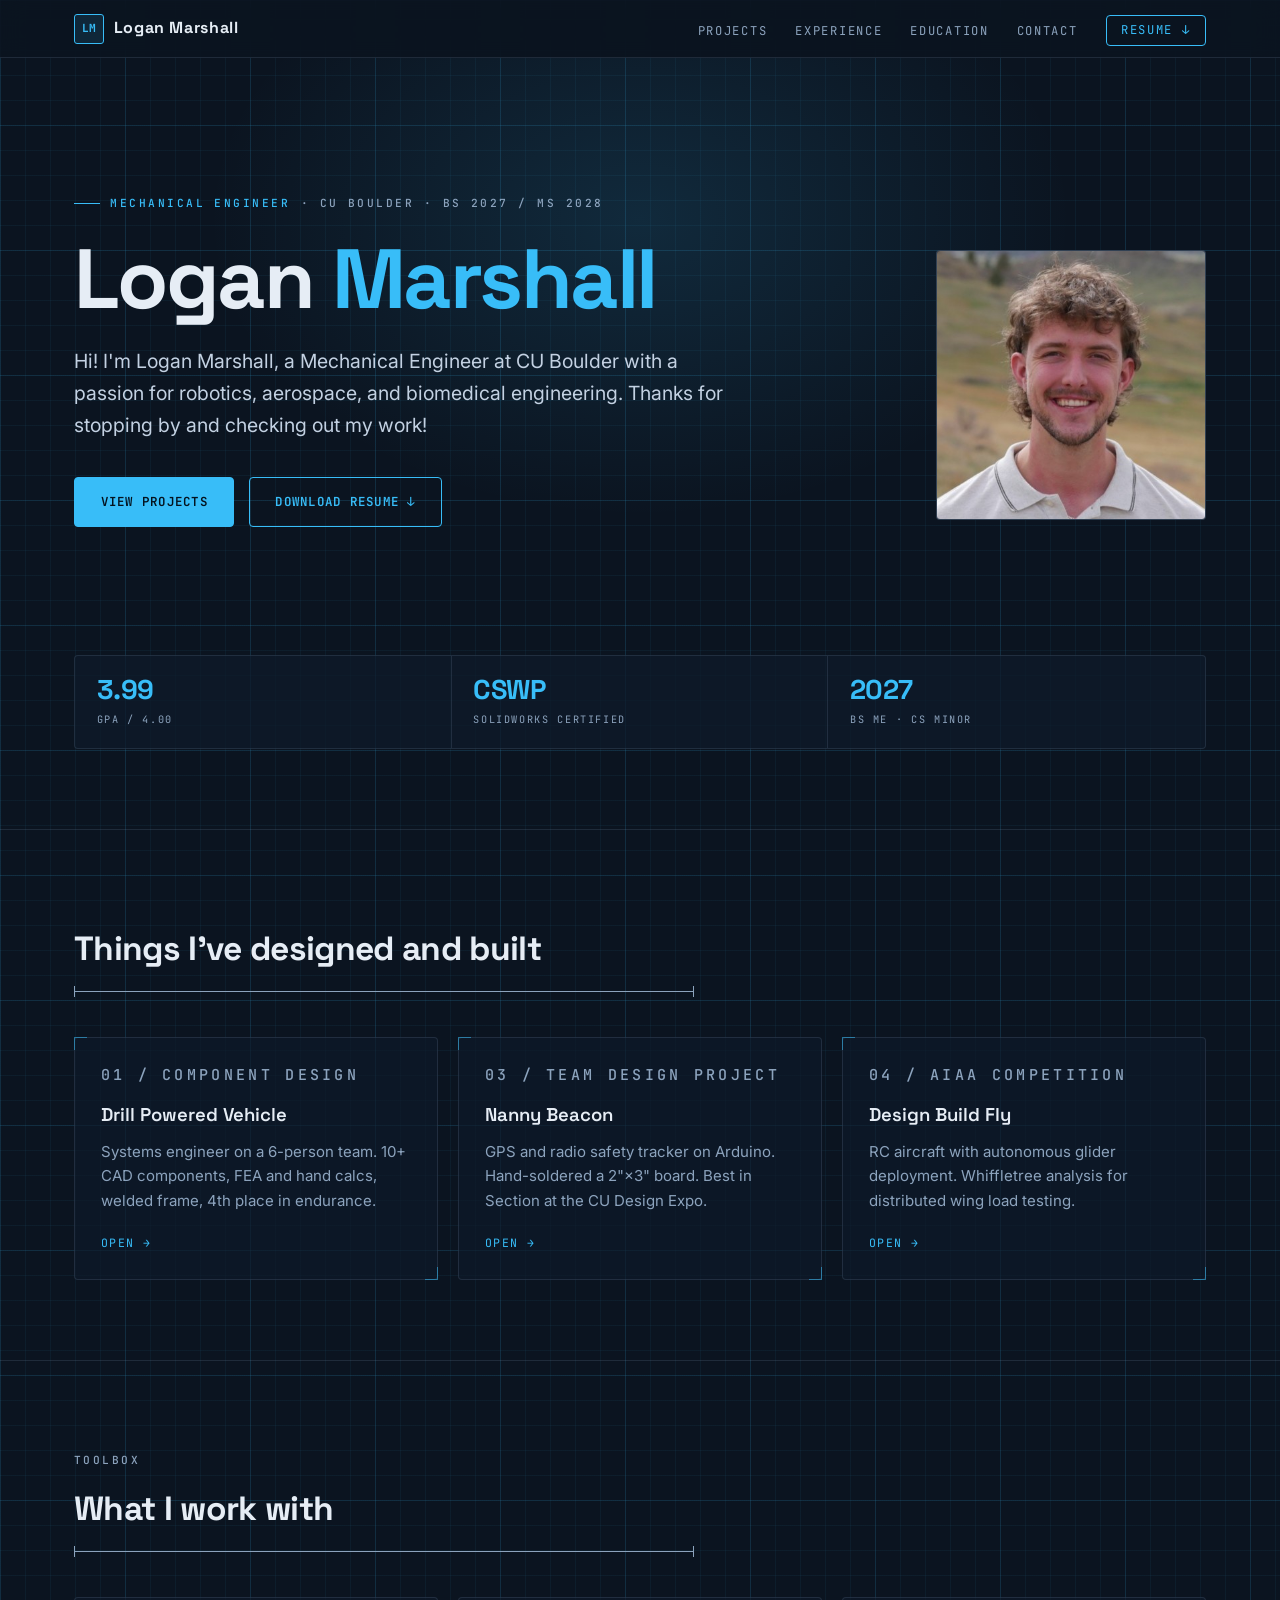
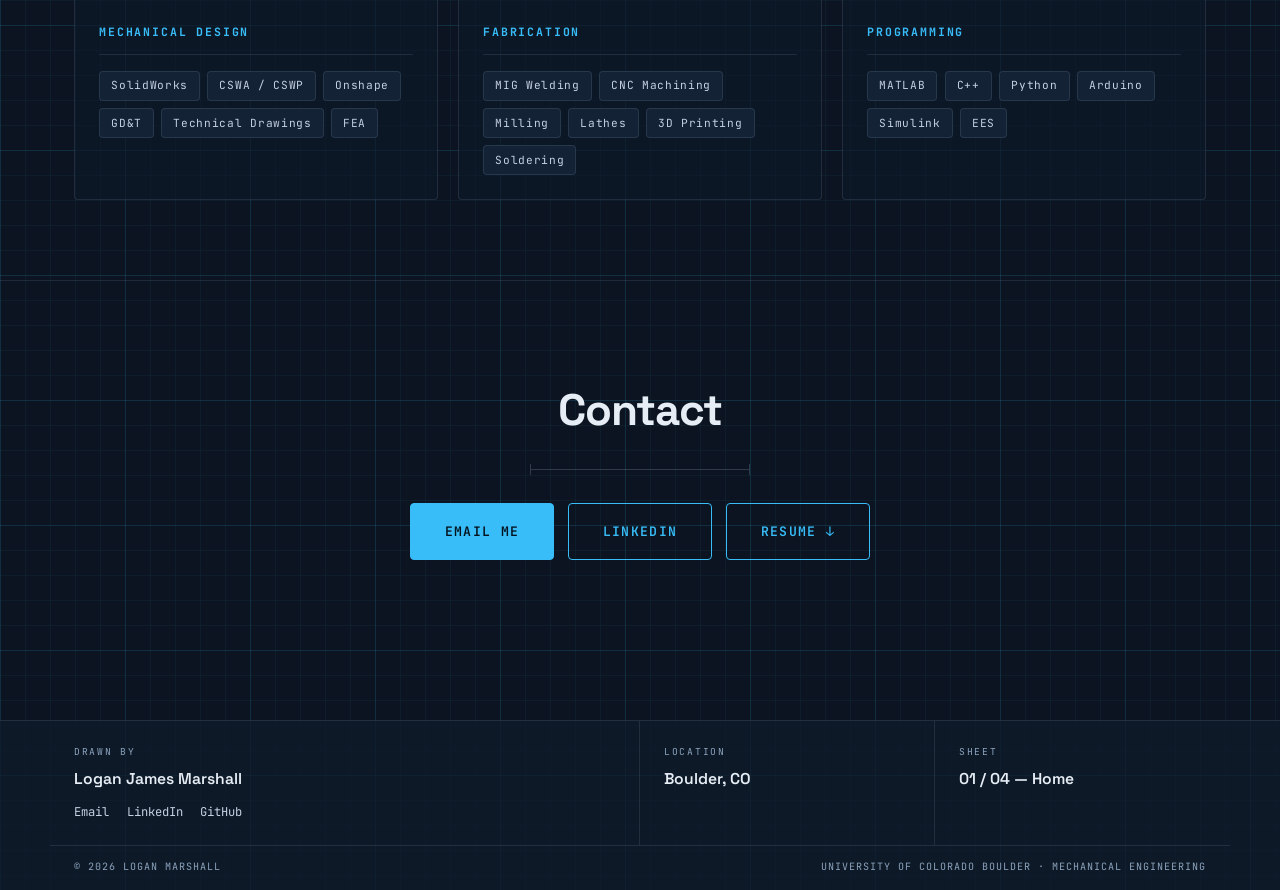
<file: index.html>
<!doctype html>
<html lang="en">
  <head>
    <meta charset="UTF-8" />
    <meta name="viewport" content="width=device-width, initial-scale=1.0" />
    <title>Logan Marshall — Mechanical Engineer</title>
    <meta
      name="description"
      content="Mechanical engineering BS/MS student at CU Boulder (3.99 GPA, CSWP certified). SolidWorks design, FEA, and hands-on fabrication. Seeking a Summer 2027 mechanical engineering internship."
    />
    <link rel="canonical" href="https://loganmarsr.github.io/Personal-Website/" />
    <link rel="icon" href="favicon.svg" type="image/svg+xml" />

    <meta property="og:type" content="website" />
    <meta property="og:title" content="Logan Marshall — Mechanical Engineer" />
    <meta
      property="og:description"
      content="BS/MS mechanical engineering at CU Boulder. SolidWorks, FEA, and hands-on fabrication — from CAD to welded frame."
    />
    <meta property="og:image" content="images/CompD_Bike_Side.png" />
    <meta name="twitter:card" content="summary_large_image" />

    <link rel="preconnect" href="https://fonts.googleapis.com" />
    <link rel="preconnect" href="https://fonts.gstatic.com" crossorigin />
    <link
      href="https://fonts.googleapis.com/css2?family=Inter:wght@400;500;600&family=JetBrains+Mono:wght@400;500;600&family=Space+Grotesk:wght@600;700&display=swap"
      rel="stylesheet"
    />
    <link rel="stylesheet" href="styles.css" />
  </head>
  <body>
    <a class="skip-link" href="#main">Skip to content</a>

    <header class="navbar">
      <div class="nav-inner">
        <a class="logo" href="index.html">
          <span class="logo-mark" aria-hidden="true">LM</span>
          Logan Marshall
        </a>
        <button
          class="nav-toggle"
          type="button"
          aria-expanded="false"
          aria-controls="nav-links"
        >
          MENU
        </button>
        <ul class="nav-links" id="nav-links">
          <li><a href="projects.html">Projects</a></li>
          <li><a href="experience.html">Experience</a></li>
          <li><a href="education.html">Education</a></li>
          <li><a href="#contact">Contact</a></li>
          <li>
            <a class="nav-cta" href="assets/Marshall_Logan_Resume.pdf" target="_blank" rel="noopener">
              Resume ↓
            </a>
          </li>
        </ul>
      </div>
    </header>

    <main id="main">
      <section class="hero">
        <div class="wrap hero-inner">
          <figure class="hero-portrait">
            <img
              src="images/headshot.jpg"
              alt="Logan Marshall"
              width="400"
              height="400"
            />
          </figure>

          <div class="hero-text">
          <p class="hero-eyebrow">
            <span class="tick" aria-hidden="true"></span>
            <span class="label">Mechanical Engineer</span>
            <span class="label label-muted">· CU Boulder · BS 2027 / MS 2028</span>
          </p>

          <h1>Logan <span class="accent">Marshall</span></h1>

          <p class="hero-lede">
            Hi! I'm Logan Marshall, a Mechanical Engineer at CU Boulder with a
            passion for robotics, aerospace, and biomedical engineering. Thanks for
            stopping by and checking out my work!
          </p>

          <div class="hero-actions">
            <a class="button" href="projects.html">View Projects</a>
            <a
              class="button button-ghost"
              href="assets/Marshall_Logan_Resume.pdf"
              target="_blank"
              rel="noopener"
              >Download Resume ↓</a
            >
          </div>

          </div>
        </div>
      </section>

      <section class="section" style="padding-top: 0">
        <div class="wrap">
          <div class="specs reveal">
            <div class="spec">
              <div class="spec-value">3.99</div>
              <div class="spec-key">GPA / 4.00</div>
            </div>
            <div class="spec">
              <div class="spec-value">CSWP</div>
              <div class="spec-key">SolidWorks Certified</div>
            </div>
            <div class="spec">
              <div class="spec-value">2027</div>
              <div class="spec-key">BS ME · CS Minor</div>
            </div>
          </div>
        </div>
      </section>

      <section class="section">
        <div class="wrap">
          <div class="section-head reveal">
            <h2>Things I've designed and built</h2>
            <p class="dim" aria-hidden="true"><span></span></p>
          </div>

          <div class="card-grid">
            <a class="card bracketed reveal" href="projects.html#drill-vehicle">
              <p class="label">01 / Component Design</p>
              <h3>Drill Powered Vehicle</h3>
              <p>
                Systems engineer on a 6-person team. 10+ CAD components, FEA and
                hand calcs, welded frame, 4th place in endurance.
              </p>
              <span class="card-link">Open <span class="arrow">→</span></span>
            </a>

            <a class="card bracketed reveal" href="projects.html#nanny-beacon">
              <p class="label">03 / Team Design Project</p>
              <h3>Nanny Beacon</h3>
              <p>
                GPS and radio safety tracker on Arduino. Hand-soldered a 2"×3"
                board. Best in Section at the CU Design Expo.
              </p>
              <span class="card-link">Open <span class="arrow">→</span></span>
            </a>

            <a class="card bracketed reveal" href="projects.html#dbf">
              <p class="label">04 / AIAA Competition</p>
              <h3>Design Build Fly</h3>
              <p>
                RC aircraft with autonomous glider deployment. Whiffletree analysis
                for distributed wing load testing.
              </p>
              <span class="card-link">Open <span class="arrow">→</span></span>
            </a>
          </div>
        </div>
      </section>

      <section class="section">
        <div class="wrap">
          <div class="section-head reveal">
            <p class="label">Toolbox</p>
            <h2>What I work with</h2>
            <p class="dim" aria-hidden="true"><span></span></p>
          </div>

          <div class="card-grid">
            <div class="skill-group reveal">
              <h3>Mechanical Design</h3>
              <ul class="tag-list">
                <li>SolidWorks</li>
                <li>CSWA / CSWP</li>
                <li>Onshape</li>
                <li>GD&amp;T</li>
                <li>Technical Drawings</li>
                <li>FEA</li>
              </ul>
            </div>
            <div class="skill-group reveal">
              <h3>Fabrication</h3>
              <ul class="tag-list">
                <li>MIG Welding</li>
                <li>CNC Machining</li>
                <li>Milling</li>
                <li>Lathes</li>
                <li>3D Printing</li>
                <li>Soldering</li>
              </ul>
            </div>
            <div class="skill-group reveal">
              <h3>Programming</h3>
              <ul class="tag-list">
                <li>MATLAB</li>
                <li>C++</li>
                <li>Python</li>
                <li>Arduino</li>
                <li>Simulink</li>
                <li>EES</li>
              </ul>
            </div>
          </div>
        </div>
      </section>

      <section class="section contact" id="contact">
        <div class="wrap">
          <h2>Contact</h2>
          <p class="dim" aria-hidden="true"><span></span></p>
        
          <div class="contact-links">
            <a class="button button-lg" href="mailto:Logan.marshall@colorado.edu"
              >Email Me</a
            >
            <a
              class="button button-ghost button-lg"
              href="https://www.linkedin.com/in/logan-marshall-cu/"
              target="_blank"
              rel="noopener"
              >LinkedIn</a
            >
            <a
              class="button button-ghost button-lg"
              href="assets/Marshall_Logan_Resume.pdf"
              target="_blank"
              rel="noopener"
              >Resume ↓</a
            >
          </div>

        </div>
      </section>
    </main>

    <footer class="titleblock">
      <div class="titleblock-grid">
        <div class="tb-cell">
          <p class="tb-key">Drawn By</p>
          <p class="tb-value">Logan James Marshall</p>
          <p class="tb-links" style="margin-top: 0.6rem">
            <a href="mailto:Logan.marshall@colorado.edu">Email</a>
            <a href="https://www.linkedin.com/in/logan-marshall-cu/" target="_blank" rel="noopener">LinkedIn</a>
            <a href="https://github.com/LoganMarsr" target="_blank" rel="noopener">GitHub</a>
          </p>
        </div>
        <div class="tb-cell">
          <p class="tb-key">Location</p>
          <p class="tb-value">Boulder, CO</p>
        </div>
        <div class="tb-cell">
          <p class="tb-key">Sheet</p>
          <p class="tb-value">01 / 04 — Home</p>
        </div>
      </div>
      <p class="tb-note">
        <span>&copy; 2026 Logan Marshall</span>
        <span>University of Colorado Boulder · Mechanical Engineering</span>
      </p>
    </footer>

    <script src="site.js"></script>
  </body>
</html>
</file>
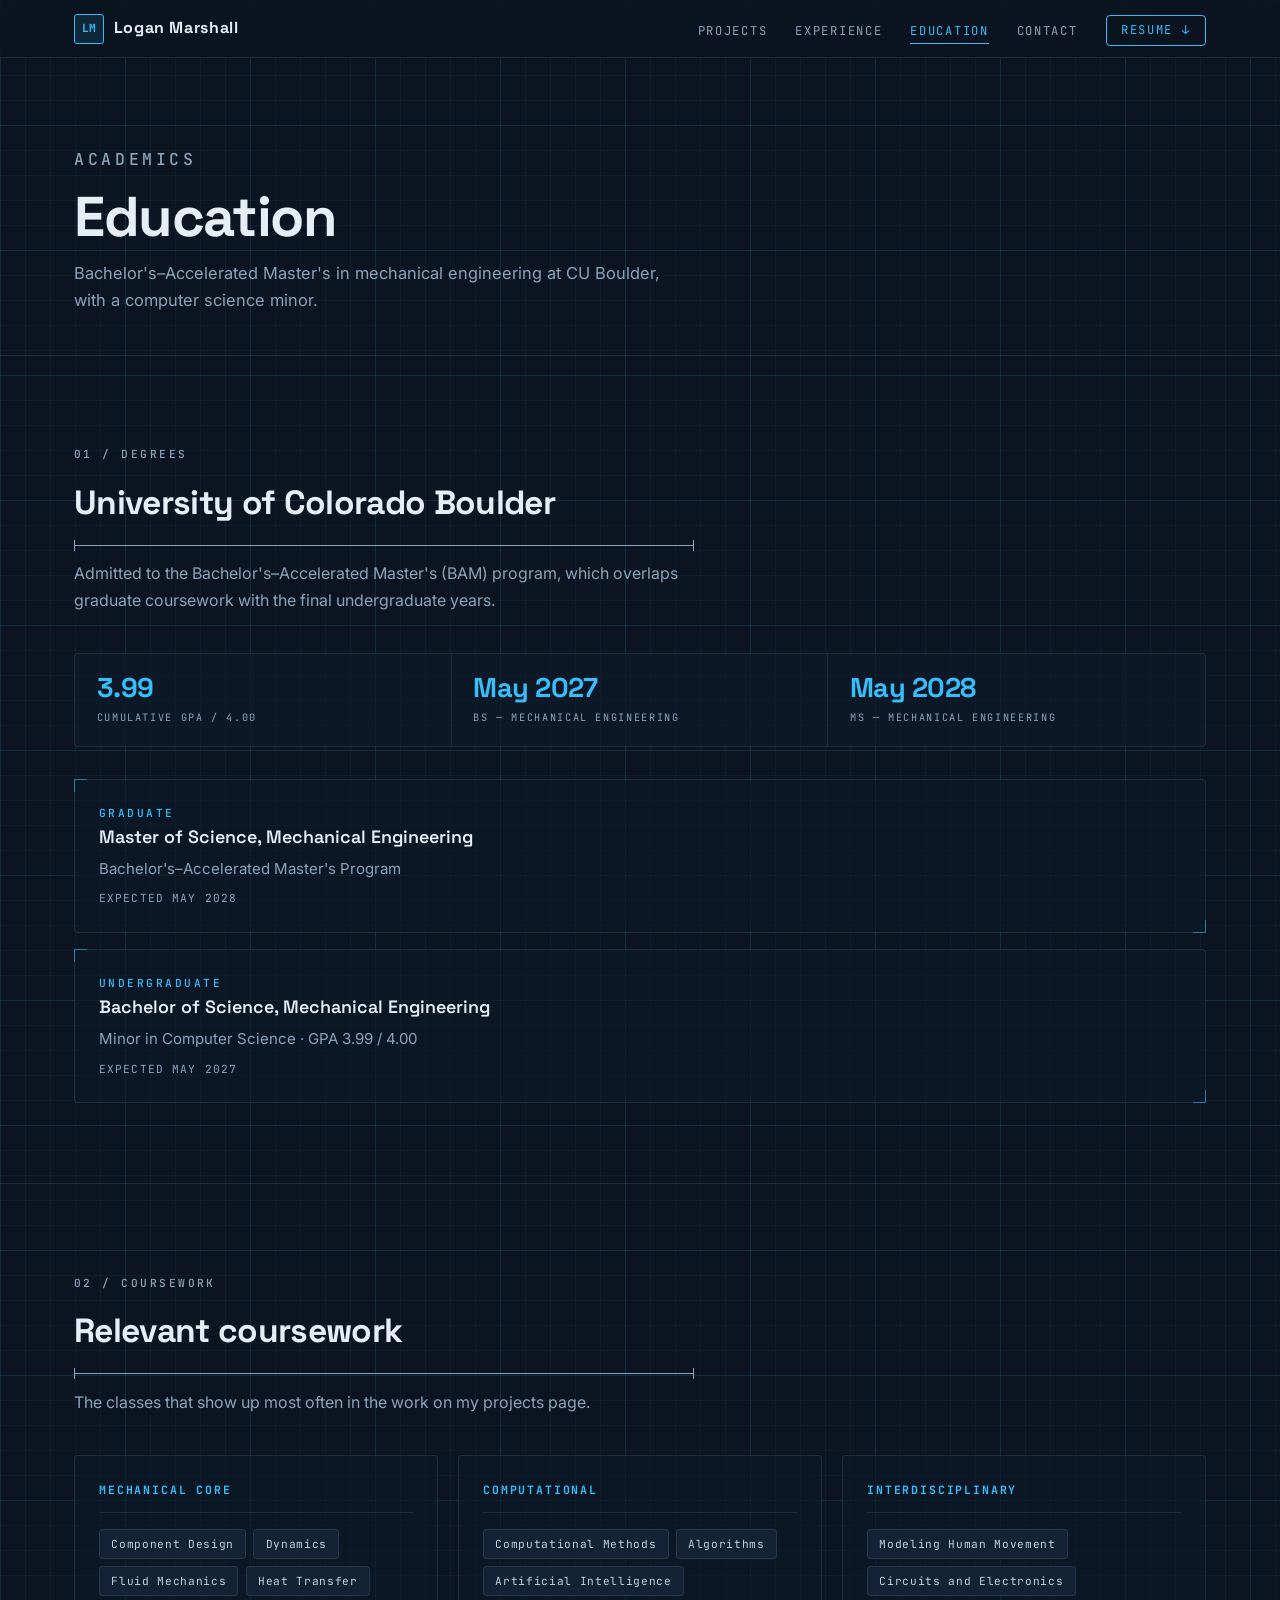
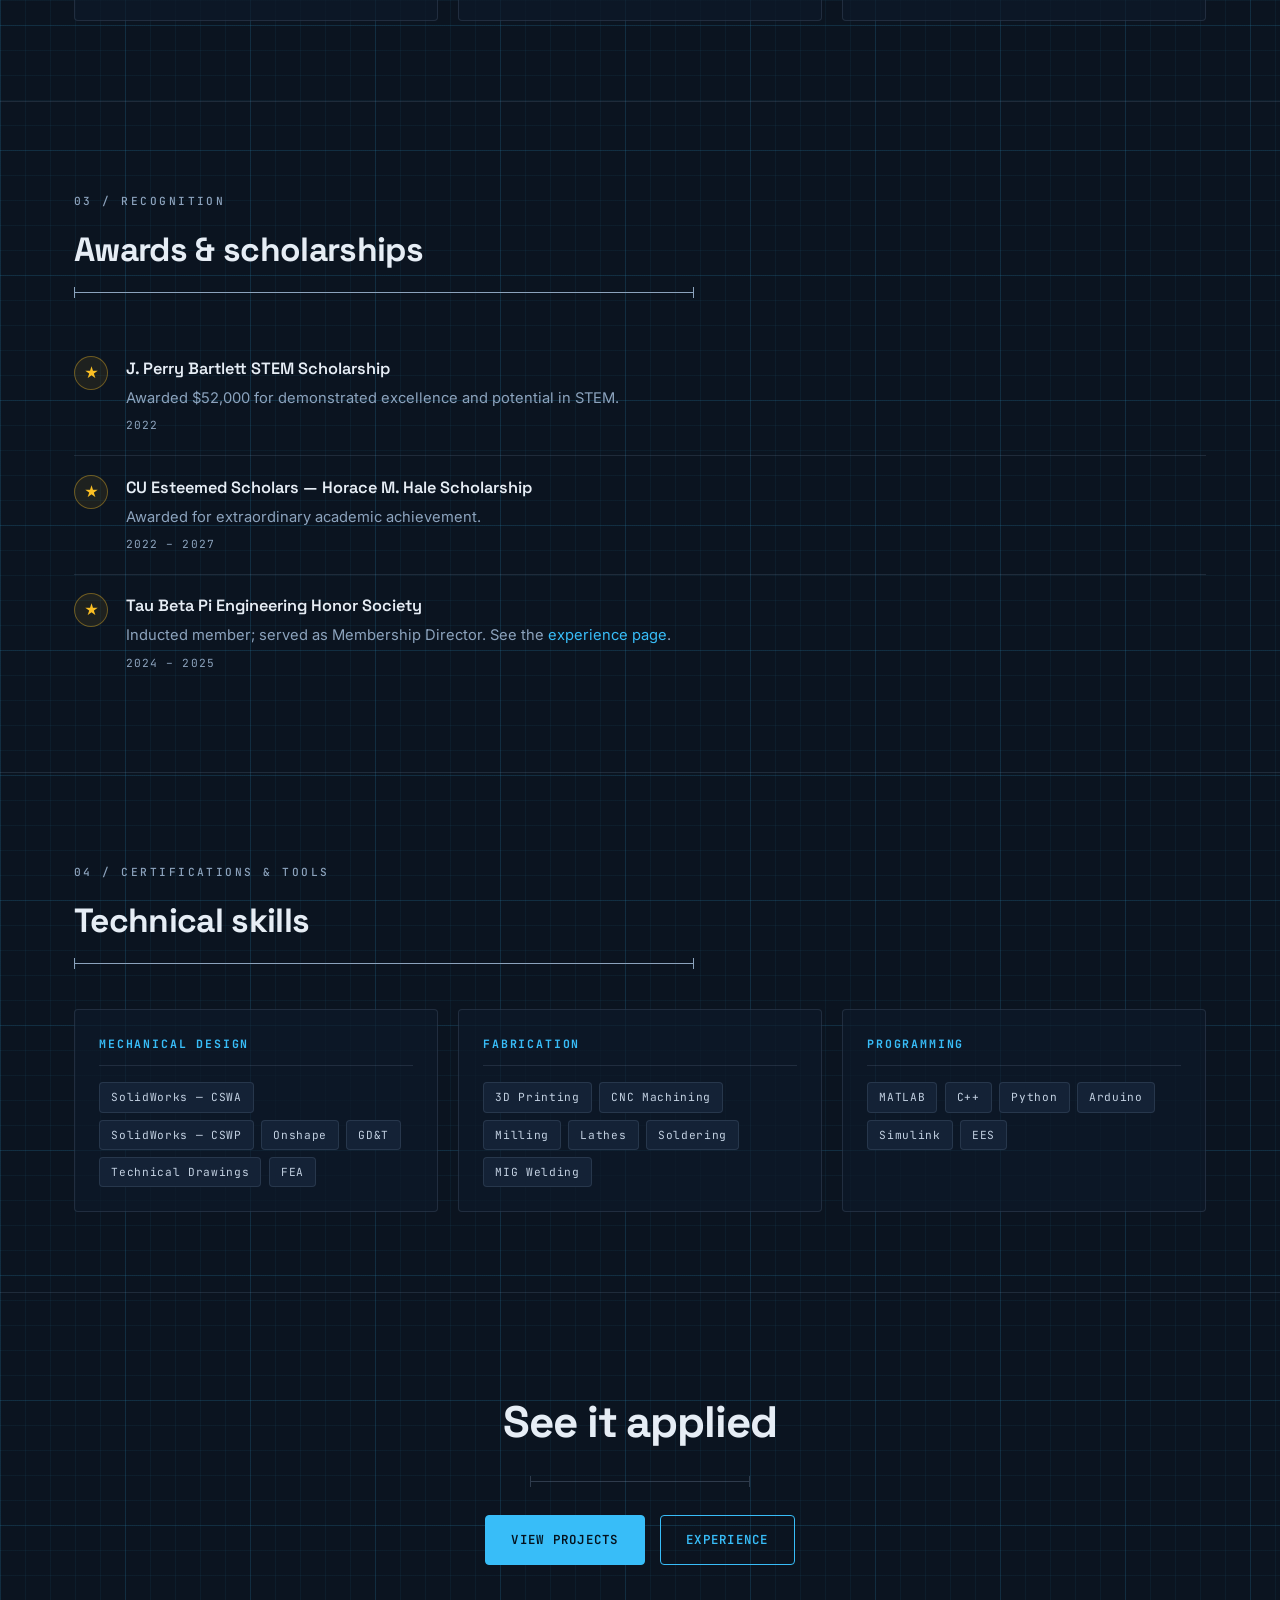
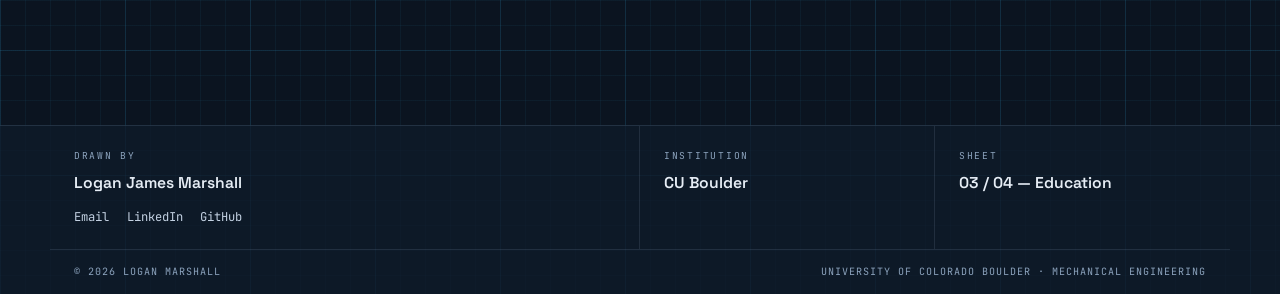
<file: education.html>
<!doctype html>
<html lang="en">
  <head>
    <meta charset="UTF-8" />
    <meta name="viewport" content="width=device-width, initial-scale=1.0" />
    <title>Education — Logan Marshall</title>
    <meta
      name="description"
      content="Logan Marshall's education: BS/MS Mechanical Engineering with a Computer Science minor at CU Boulder, 3.99 GPA, coursework, scholarships, and technical skills."
    />
    <link rel="icon" href="favicon.svg" type="image/svg+xml" />

    <meta property="og:type" content="website" />
    <meta property="og:title" content="Education — Logan Marshall" />
    <meta
      property="og:description"
      content="BS/MS Mechanical Engineering at CU Boulder · 3.99 GPA · CSWA and CSWP certified."
    />
    <meta name="twitter:card" content="summary" />

    <link rel="preconnect" href="https://fonts.googleapis.com" />
    <link rel="preconnect" href="https://fonts.gstatic.com" crossorigin />
    <link
      href="https://fonts.googleapis.com/css2?family=Inter:wght@400;500;600&family=JetBrains+Mono:wght@400;500;600&family=Space+Grotesk:wght@600;700&display=swap"
      rel="stylesheet"
    />
    <link rel="stylesheet" href="styles.css" />
  </head>
  <body>
    <a class="skip-link" href="#main">Skip to content</a>

    <header class="navbar">
      <div class="nav-inner">
        <a class="logo" href="index.html">
          <span class="logo-mark" aria-hidden="true">LM</span>
          Logan Marshall
        </a>
        <button class="nav-toggle" type="button" aria-expanded="false" aria-controls="nav-links">
          MENU
        </button>
        <ul class="nav-links" id="nav-links">
          <li><a href="projects.html">Projects</a></li>
          <li><a href="experience.html">Experience</a></li>
          <li><a href="education.html" class="active" aria-current="page">Education</a></li>
          <li><a href="index.html#contact">Contact</a></li>
          <li>
            <a class="nav-cta" href="assets/Marshall_Logan_Resume.pdf" target="_blank" rel="noopener">
              Resume ↓
            </a>
          </li>
        </ul>
      </div>
    </header>

    <section class="page-header">
      <div class="wrap">
        <p class="label">Academics</p>
        <h1>Education</h1>
        <p>
          Bachelor's–Accelerated Master's in mechanical engineering at CU Boulder,
          with a computer science minor.
        </p>
      </div>
    </section>

    <main id="main">
      <section class="section">
        <div class="wrap">
          <div class="section-head reveal">
            <p class="label">01 / Degrees</p>
            <h2>University of Colorado Boulder</h2>
            <p class="dim" aria-hidden="true"><span></span></p>
            <p>
              Admitted to the Bachelor's–Accelerated Master's (BAM) program, which
              overlaps graduate coursework with the final undergraduate years.
            </p>
          </div>

          <div class="specs reveal" style="margin-bottom: 2rem">
            <div class="spec">
              <div class="spec-value">3.99</div>
              <div class="spec-key">Cumulative GPA / 4.00</div>
            </div>
            <div class="spec">
              <div class="spec-value">May 2027</div>
              <div class="spec-key">BS — Mechanical Engineering</div>
            </div>
            <div class="spec">
              <div class="spec-value">May 2028</div>
              <div class="spec-key">MS — Mechanical Engineering</div>
            </div>
          </div>

          <div class="reveal">
            <div class="degree bracketed">
              <p class="label">Graduate</p>
              <h3>Master of Science, Mechanical Engineering</h3>
              <p style="color: var(--muted); font-size: 0.94rem">
                Bachelor's–Accelerated Master's Program
              </p>
              <span class="timeline-date">Expected May 2028</span>
            </div>

            <div class="degree bracketed">
              <p class="label">Undergraduate</p>
              <h3>Bachelor of Science, Mechanical Engineering</h3>
              <p style="color: var(--muted); font-size: 0.94rem">
                Minor in Computer Science · GPA 3.99 / 4.00
              </p>
              <span class="timeline-date">Expected May 2027</span>
            </div>
          </div>
        </div>
      </section>

      <section class="section">
        <div class="wrap">
          <div class="section-head reveal">
            <p class="label">02 / Coursework</p>
            <h2>Relevant coursework</h2>
            <p class="dim" aria-hidden="true"><span></span></p>
            <p>
              The classes that show up most often in the work on my projects page.
            </p>
          </div>

          <div class="card-grid">
            <div class="skill-group reveal">
              <h3>Mechanical Core</h3>
              <ul class="tag-list">
                <li>Component Design</li>
                <li>Dynamics</li>
                <li>Fluid Mechanics</li>
                <li>Heat Transfer</li>
              </ul>
            </div>
            <div class="skill-group reveal">
              <h3>Computational</h3>
              <ul class="tag-list">
                <li>Computational Methods</li>
                <li>Algorithms</li>
                <li>Artificial Intelligence</li>
              </ul>
            </div>
            <div class="skill-group reveal">
              <h3>Interdisciplinary</h3>
              <ul class="tag-list">
                <li>Modeling Human Movement</li>
                <li>Circuits and Electronics</li>
              </ul>
            </div>
          </div>
        </div>
      </section>

      <section class="section">
        <div class="wrap">
          <div class="section-head reveal">
            <p class="label">03 / Recognition</p>
            <h2>Awards &amp; scholarships</h2>
            <p class="dim" aria-hidden="true"><span></span></p>
          </div>

          <div class="reveal">
            <div class="award-row">
              <span class="award-icon" aria-hidden="true">★</span>
              <div>
                <h3>J. Perry Bartlett STEM Scholarship</h3>
                <p>
                  Awarded $52,000 for demonstrated excellence and potential in STEM.
                </p>
                <span class="timeline-date">2022</span>
              </div>
            </div>

            <div class="award-row">
              <span class="award-icon" aria-hidden="true">★</span>
              <div>
                <h3>CU Esteemed Scholars — Horace M. Hale Scholarship</h3>
                <p>Awarded for extraordinary academic achievement.</p>
                <span class="timeline-date">2022 – 2027</span>
              </div>
            </div>

            <div class="award-row">
              <span class="award-icon" aria-hidden="true">★</span>
              <div>
                <h3>Tau Beta Pi Engineering Honor Society</h3>
                <p>
                  Inducted member; served as Membership Director. See the
                  <a href="experience.html#leadership">experience page</a>.
                </p>
                <span class="timeline-date">2024 – 2025</span>
              </div>
            </div>
          </div>
        </div>
      </section>

      <section class="section">
        <div class="wrap">
          <div class="section-head reveal">
            <p class="label">04 / Certifications &amp; Tools</p>
            <h2>Technical skills</h2>
            <p class="dim" aria-hidden="true"><span></span></p>
          </div>

          <div class="card-grid">
            <div class="skill-group reveal">
              <h3>Mechanical Design</h3>
              <ul class="tag-list">
                <li>SolidWorks — CSWA</li>
                <li>SolidWorks — CSWP</li>
                <li>Onshape</li>
                <li>GD&amp;T</li>
                <li>Technical Drawings</li>
                <li>FEA</li>
              </ul>
            </div>
            <div class="skill-group reveal">
              <h3>Fabrication</h3>
              <ul class="tag-list">
                <li>3D Printing</li>
                <li>CNC Machining</li>
                <li>Milling</li>
                <li>Lathes</li>
                <li>Soldering</li>
                <li>MIG Welding</li>
              </ul>
            </div>
            <div class="skill-group reveal">
              <h3>Programming</h3>
              <ul class="tag-list">
                <li>MATLAB</li>
                <li>C++</li>
                <li>Python</li>
                <li>Arduino</li>
                <li>Simulink</li>
                <li>EES</li>
              </ul>
            </div>
          </div>
        </div>
      </section>

      <section class="section contact">
        <div class="wrap">
          <h2>See it applied</h2>
          <p class="dim" aria-hidden="true"><span></span></p>

          <div class="contact-links">
            <a class="button" href="projects.html">View Projects</a>
            <a class="button button-ghost" href="experience.html">Experience</a>
          </div>
        </div>
      </section>
    </main>

    <footer class="titleblock">
      <div class="titleblock-grid">
        <div class="tb-cell">
          <p class="tb-key">Drawn By</p>
          <p class="tb-value">Logan James Marshall</p>
          <p class="tb-links" style="margin-top: 0.6rem">
            <a href="mailto:Logan.marshall@colorado.edu">Email</a>
            <a href="https://www.linkedin.com/in/logan-marshall-cu/" target="_blank" rel="noopener">LinkedIn</a>
            <a href="https://github.com/LoganMarsr" target="_blank" rel="noopener">GitHub</a>
          </p>
        </div>
        <div class="tb-cell">
          <p class="tb-key">Institution</p>
          <p class="tb-value">CU Boulder</p>
        </div>
        <div class="tb-cell">
          <p class="tb-key">Sheet</p>
          <p class="tb-value">03 / 04 — Education</p>
        </div>
      </div>
      <p class="tb-note">
        <span>&copy; 2026 Logan Marshall</span>
        <span>University of Colorado Boulder · Mechanical Engineering</span>
      </p>
    </footer>

    <script src="site.js"></script>
  </body>
</html>
</file>
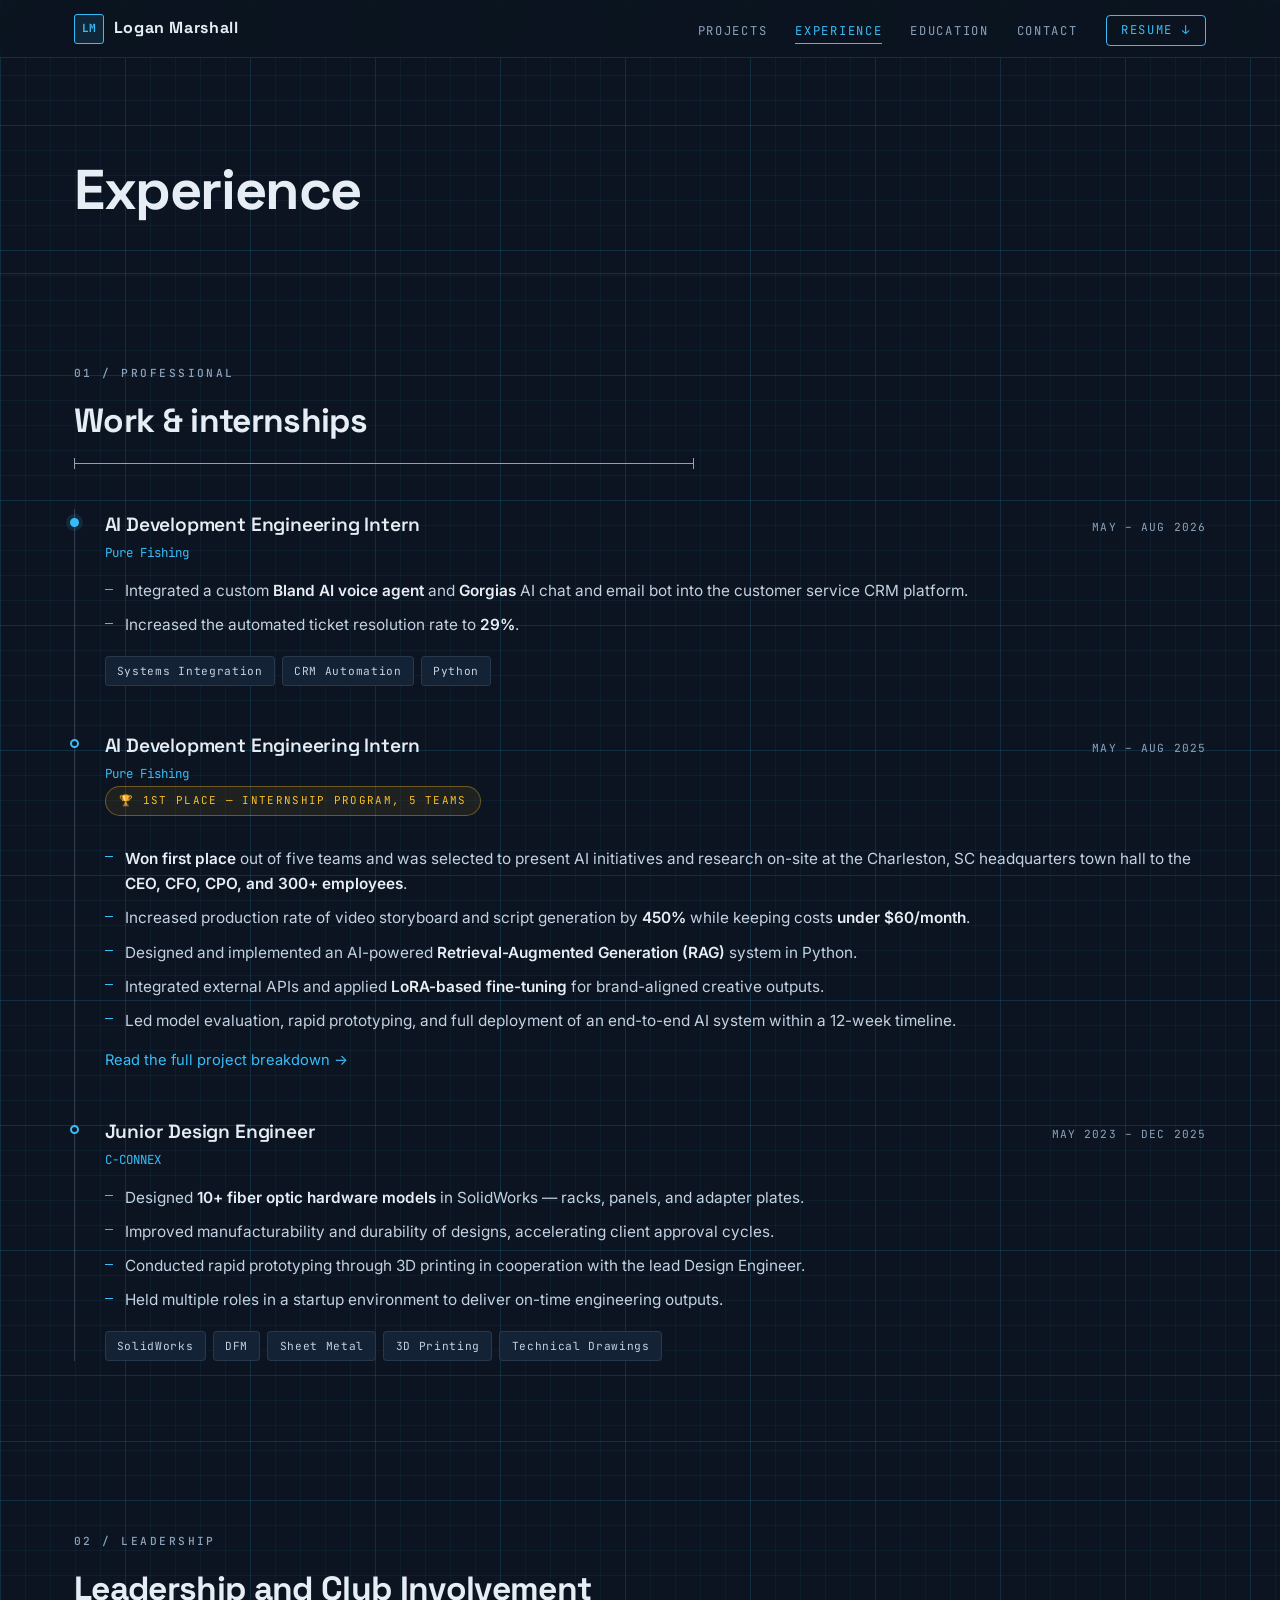
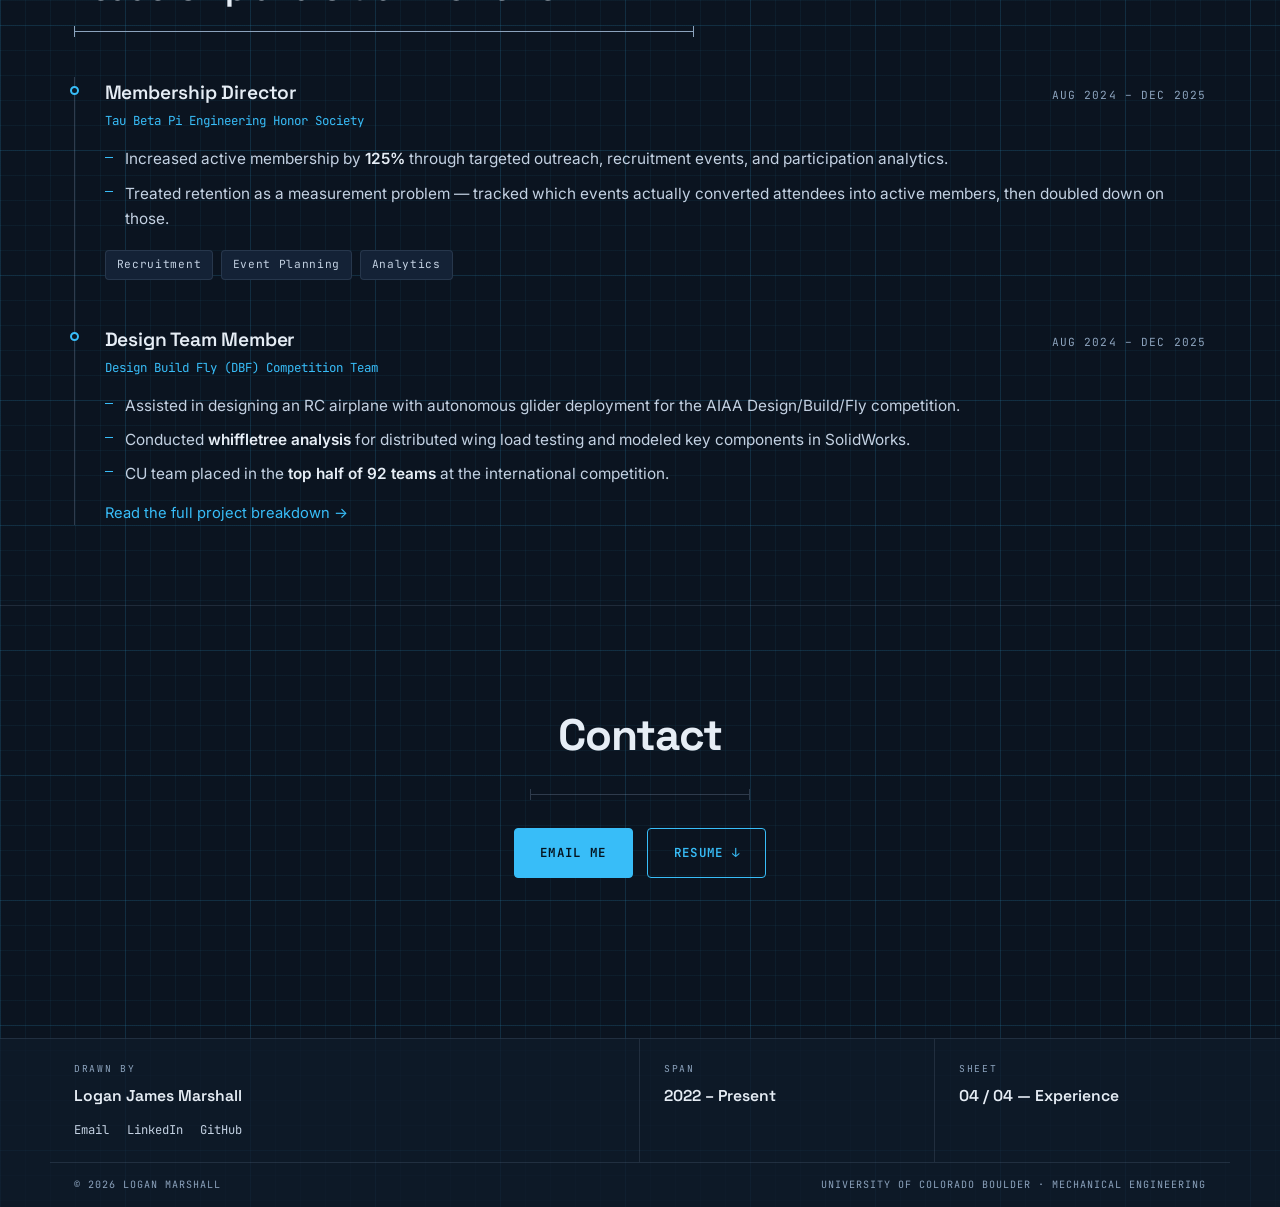
<file: experience.html>
<!doctype html>
<html lang="en">
  <head>
    <meta charset="UTF-8" />
    <meta name="viewport" content="width=device-width, initial-scale=1.0" />
    <title>Experience — Logan Marshall</title>
    <meta
      name="description"
      content="Logan Marshall's engineering experience: design engineering at C-CONNEX, two AI engineering internships at Pure Fishing, plus leadership in Tau Beta Pi and AIAA Design/Build/Fly."
    />
    <link rel="icon" href="favicon.svg" type="image/svg+xml" />

    <meta property="og:type" content="website" />
    <meta property="og:title" content="Experience — Logan Marshall" />
    <meta
      property="og:description"
      content="Design engineering, AI internships, and engineering leadership at CU Boulder."
    />
    <meta name="twitter:card" content="summary" />

    <link rel="preconnect" href="https://fonts.googleapis.com" />
    <link rel="preconnect" href="https://fonts.gstatic.com" crossorigin />
    <link
      href="https://fonts.googleapis.com/css2?family=Inter:wght@400;500;600&family=JetBrains+Mono:wght@400;500;600&family=Space+Grotesk:wght@600;700&display=swap"
      rel="stylesheet"
    />
    <link rel="stylesheet" href="styles.css" />
  </head>
  <body>
    <a class="skip-link" href="#main">Skip to content</a>

    <header class="navbar">
      <div class="nav-inner">
        <a class="logo" href="index.html">
          <span class="logo-mark" aria-hidden="true">LM</span>
          Logan Marshall
        </a>
        <button class="nav-toggle" type="button" aria-expanded="false" aria-controls="nav-links">
          MENU
        </button>
        <ul class="nav-links" id="nav-links">
          <li><a href="projects.html">Projects</a></li>
          <li><a href="experience.html" class="active" aria-current="page">Experience</a></li>
          <li><a href="education.html">Education</a></li>
          <li><a href="index.html#contact">Contact</a></li>
          <li>
            <a class="nav-cta" href="assets/Marshall_Logan_Resume.pdf" target="_blank" rel="noopener">
              Resume ↓
            </a>
          </li>
        </ul>
      </div>
    </header>

    <section class="page-header">
      <div class="wrap">
        <h1>Experience</h1>
      </div>
    </section>

    <main id="main">
      <section class="section">
        <div class="wrap">
          <div class="section-head reveal">
            <p class="label">01 / Professional</p>
            <h2>Work &amp; internships</h2>
            <p class="dim" aria-hidden="true"><span></span></p>
          </div>

          <div class="timeline reveal">
            <article class="timeline-item is-current">
              <div class="timeline-marker" aria-hidden="true"></div>
              <div class="timeline-content">
                <div class="timeline-head">
                  <div>
                    <h3>AI Development Engineering Intern</h3>
                    <p class="timeline-org">Pure Fishing</p>
                  </div>
                  <span class="timeline-date">May – Aug 2026</span>
                </div>
                <ul class="bullet-list">
                  <li>
                    Integrated a custom <strong>Bland AI voice agent</strong> and
                    <strong>Gorgias</strong> AI chat and email bot into the customer
                    service CRM platform.
                  </li>
                  <li>
                    Increased the automated ticket resolution rate to
                    <strong>29%</strong>.
                  </li>
                </ul>
                <ul class="tag-list">
                  <li>Systems Integration</li>
                  <li>CRM Automation</li>
                  <li>Python</li>
                </ul>
              </div>
            </article>

            <article class="timeline-item">
              <div class="timeline-marker" aria-hidden="true"></div>
              <div class="timeline-content">
                <div class="timeline-head">
                  <div>
                    <h3>AI Development Engineering Intern</h3>
                    <p class="timeline-org">Pure Fishing</p>
                  </div>
                  <span class="timeline-date">May – Aug 2025</span>
                </div>
                <p class="award">🏆 1st place — internship program, 5 teams</p>
                <ul class="bullet-list">
                  <li>
                    <strong>Won first place</strong> out of five teams and was selected
                    to present AI initiatives and research on-site at the Charleston,
                    SC headquarters town hall to the
                    <strong>CEO, CFO, CPO, and 300+ employees</strong>.
                  </li>
                  <li>
                    Increased production rate of video storyboard and script generation
                    by <strong>450%</strong> while keeping costs
                    <strong>under $60/month</strong>.
                  </li>
                  <li>
                    Designed and implemented an AI-powered
                    <strong>Retrieval-Augmented Generation (RAG)</strong> system in
                    Python.
                  </li>
                  <li>
                    Integrated external APIs and applied <strong>LoRA-based
                    fine-tuning</strong> for brand-aligned creative outputs.
                  </li>
                  <li>
                    Led model evaluation, rapid prototyping, and full deployment of an
                    end-to-end AI system within a 12-week timeline.
                  </li>
                </ul>
                <p style="margin-top: 0.9rem; font-size: 0.92rem">
                  <a href="projects.html#rag-system">Read the full project breakdown →</a>
                </p>
              </div>
            </article>

            <article class="timeline-item">
              <div class="timeline-marker" aria-hidden="true"></div>
              <div class="timeline-content">
                <div class="timeline-head">
                  <div>
                    <h3>Junior Design Engineer</h3>
                    <p class="timeline-org">C-CONNEX</p>
                  </div>
                  <span class="timeline-date">May 2023 – Dec 2025</span>
                </div>
                <ul class="bullet-list">
                  <li>
                    Designed <strong>10+ fiber optic hardware models</strong> in
                    SolidWorks — racks, panels, and adapter plates.
                  </li>
                  <li>
                    Improved manufacturability and durability of designs, accelerating
                    client approval cycles.
                  </li>
                  <li>
                    Conducted rapid prototyping through 3D printing in cooperation with
                    the lead Design Engineer.
                  </li>
                  <li>
                    Held multiple roles in a startup environment to deliver on-time
                    engineering outputs.
                  </li>
                </ul>
                <ul class="tag-list">
                  <li>SolidWorks</li>
                  <li>DFM</li>
                  <li>Sheet Metal</li>
                  <li>3D Printing</li>
                  <li>Technical Drawings</li>
                </ul>
              </div>
            </article>
          </div>
        </div>
      </section>

      <section class="section" id="leadership">
        <div class="wrap">
          <div class="section-head reveal">
            <p class="label">02 / Leadership</p>
            <h2>Leadership and Club Involvement</h2>
            <p class="dim" aria-hidden="true"><span></span></p>
          </div>

          <div class="timeline reveal">
            <article class="timeline-item">
              <div class="timeline-marker" aria-hidden="true"></div>
              <div class="timeline-content">
                <div class="timeline-head">
                  <div>
                    <h3>Membership Director</h3>
                    <p class="timeline-org">Tau Beta Pi Engineering Honor Society</p>
                  </div>
                  <span class="timeline-date">Aug 2024 – Dec 2025</span>
                </div>
                <ul class="bullet-list">
                  <li>
                    Increased active membership by <strong>125%</strong> through
                    targeted outreach, recruitment events, and participation analytics.
                  </li>
                  <li>
                    Treated retention as a measurement problem — tracked which events
                    actually converted attendees into active members, then doubled down
                    on those.
                  </li>
                </ul>
                <ul class="tag-list">
                  <li>Recruitment</li>
                  <li>Event Planning</li>
                  <li>Analytics</li>
                </ul>
              </div>
            </article>

            <article class="timeline-item">
              <div class="timeline-marker" aria-hidden="true"></div>
              <div class="timeline-content">
                <div class="timeline-head">
                  <div>
                    <h3>Design Team Member</h3>
                    <p class="timeline-org">Design Build Fly (DBF) Competition Team</p>
                  </div>
                  <span class="timeline-date">Aug 2024 – Dec 2025</span>
                </div>
                <ul class="bullet-list">
                  <li>
                    Assisted in designing an RC airplane with autonomous glider
                    deployment for the AIAA Design/Build/Fly competition.
                  </li>
                  <li>
                    Conducted <strong>whiffletree analysis</strong> for distributed wing
                    load testing and modeled key components in SolidWorks.
                  </li>
                  <li>
                    CU team placed in the <strong>top half of 92 teams</strong> at the
                    international competition.
                  </li>
                </ul>
                <p style="margin-top: 0.9rem; font-size: 0.92rem">
                  <a href="projects.html#dbf">Read the full project breakdown →</a>
                </p>
              </div>
            </article>
          </div>
        </div>
      </section>

      

      <section class="section contact">
        <div class="wrap">
          <h2>Contact</h2>
          <p class="dim" aria-hidden="true"><span></span></p>
          <div class="contact-links">
            <a class="button" href="mailto:Logan.marshall@colorado.edu">Email Me</a>
            <a
              class="button button-ghost"
              href="assets/Marshall_Logan_Resume.pdf"
              target="_blank"
              rel="noopener"
              >Resume ↓</a
            >
          </div>
        </div>
      </section>
    </main>

    <footer class="titleblock">
      <div class="titleblock-grid">
        <div class="tb-cell">
          <p class="tb-key">Drawn By</p>
          <p class="tb-value">Logan James Marshall</p>
          <p class="tb-links" style="margin-top: 0.6rem">
            <a href="mailto:Logan.marshall@colorado.edu">Email</a>
            <a href="https://www.linkedin.com/in/logan-marshall-cu/" target="_blank" rel="noopener">LinkedIn</a>
            <a href="https://github.com/LoganMarsr" target="_blank" rel="noopener">GitHub</a>
          </p>
        </div>
        <div class="tb-cell">
          <p class="tb-key">Span</p>
          <p class="tb-value">2022 – Present</p>
        </div>
        <div class="tb-cell">
          <p class="tb-key">Sheet</p>
          <p class="tb-value">04 / 04 — Experience</p>
        </div>
      </div>
      <p class="tb-note">
        <span>&copy; 2026 Logan Marshall</span>
        <span>University of Colorado Boulder · Mechanical Engineering</span>
      </p>
    </footer>

    <script src="site.js"></script>
  </body>
</html>
</file>
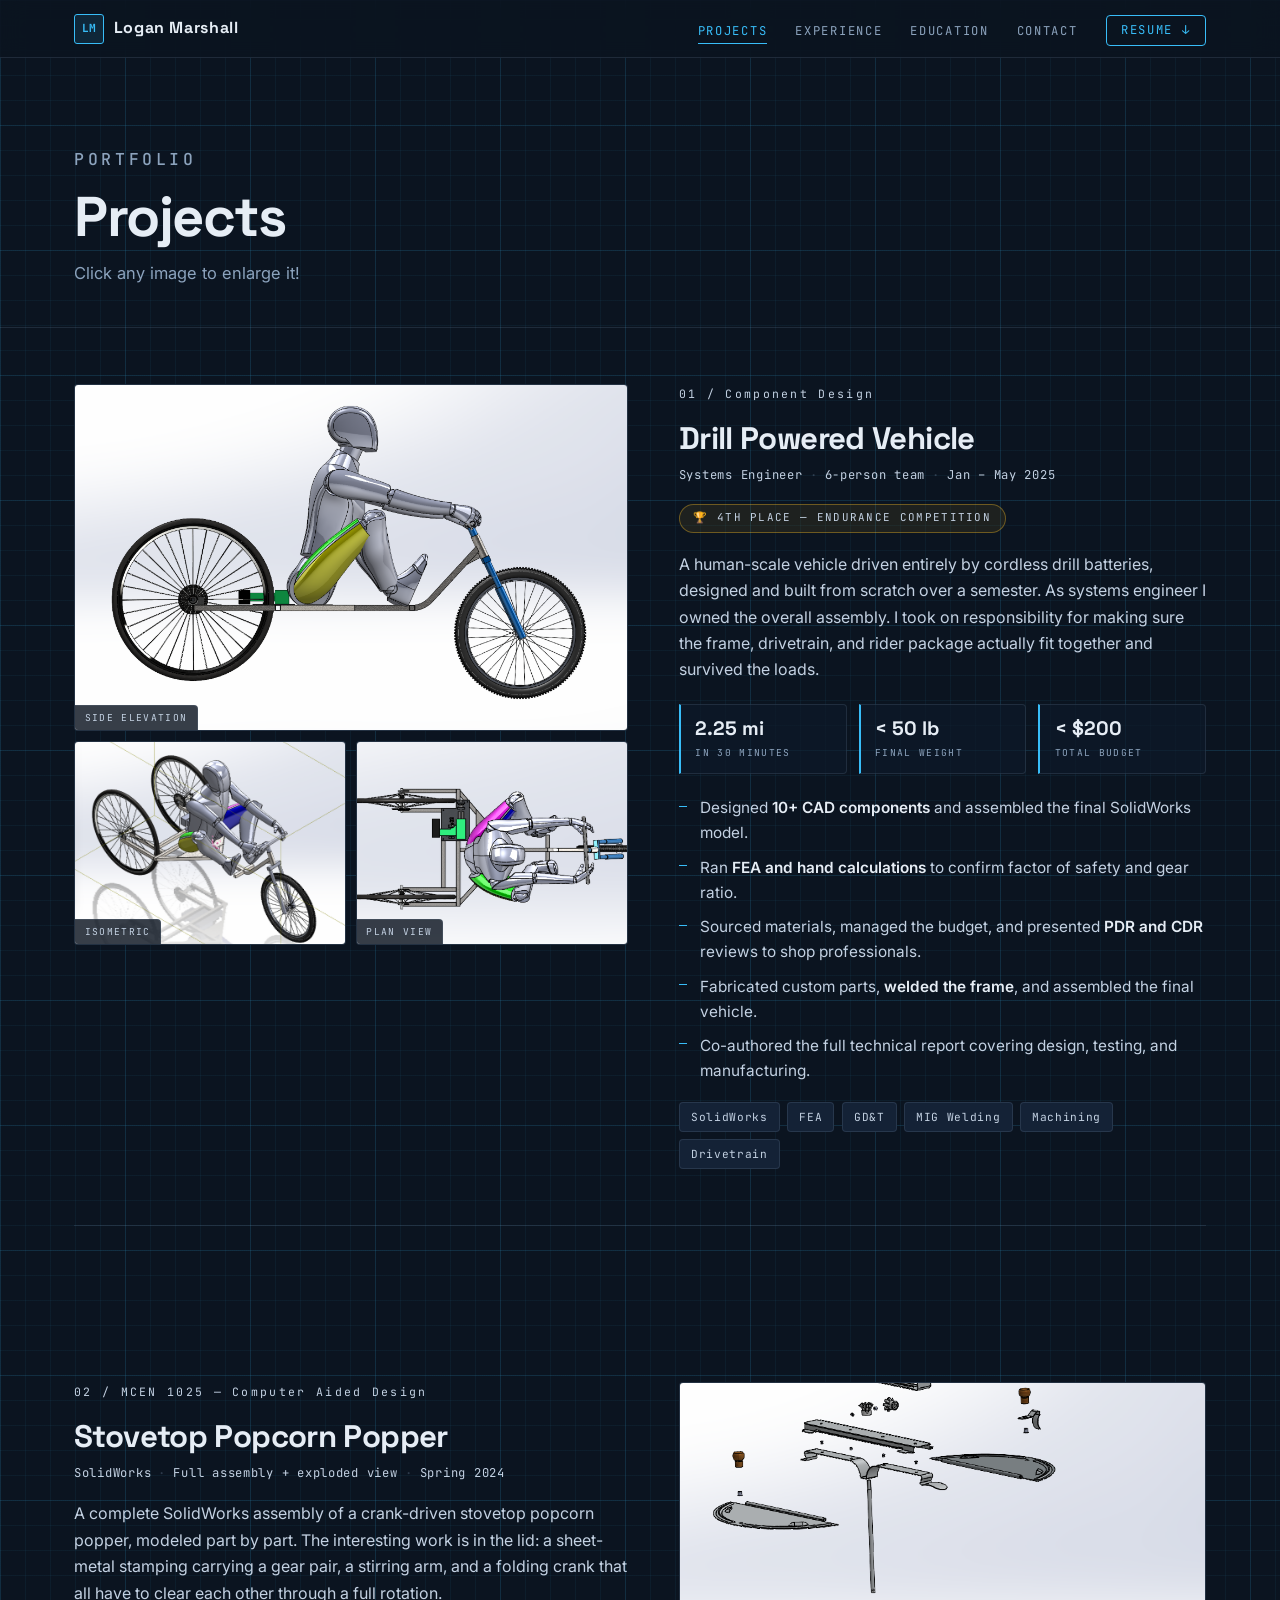
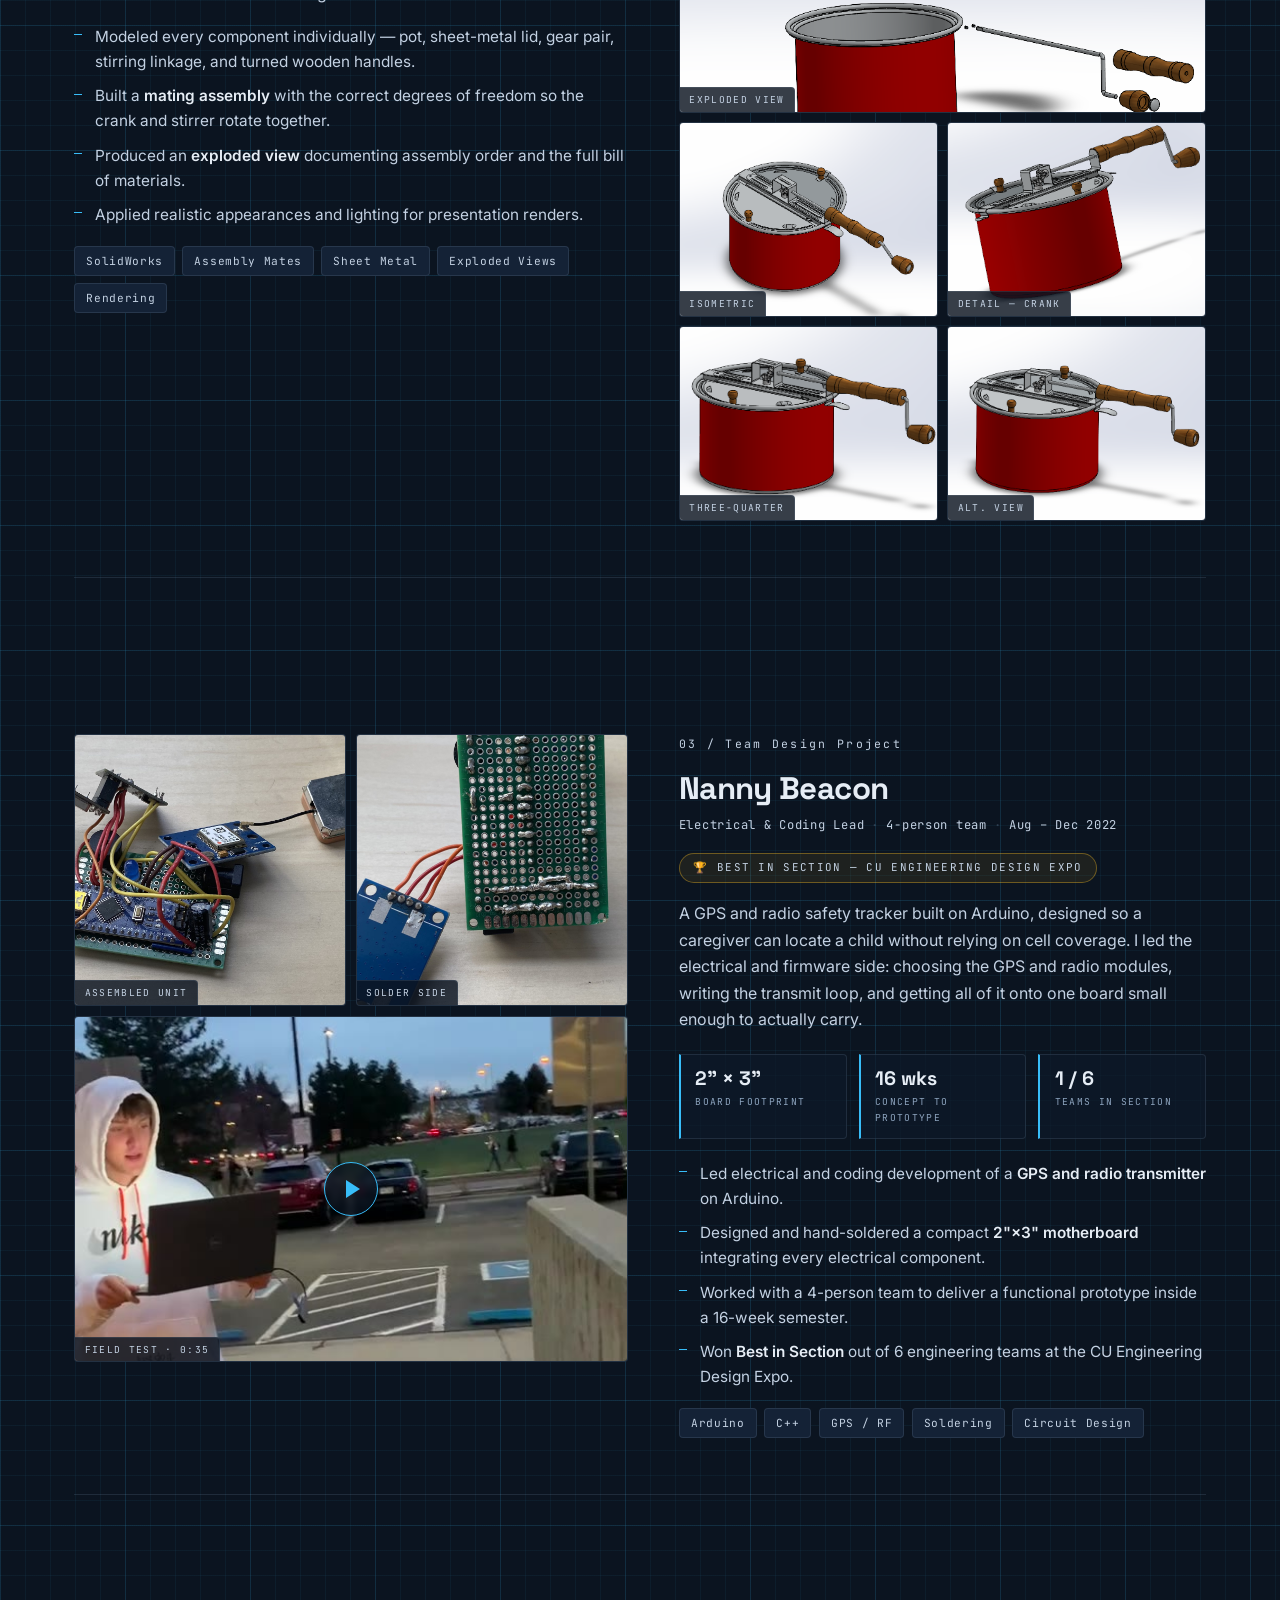
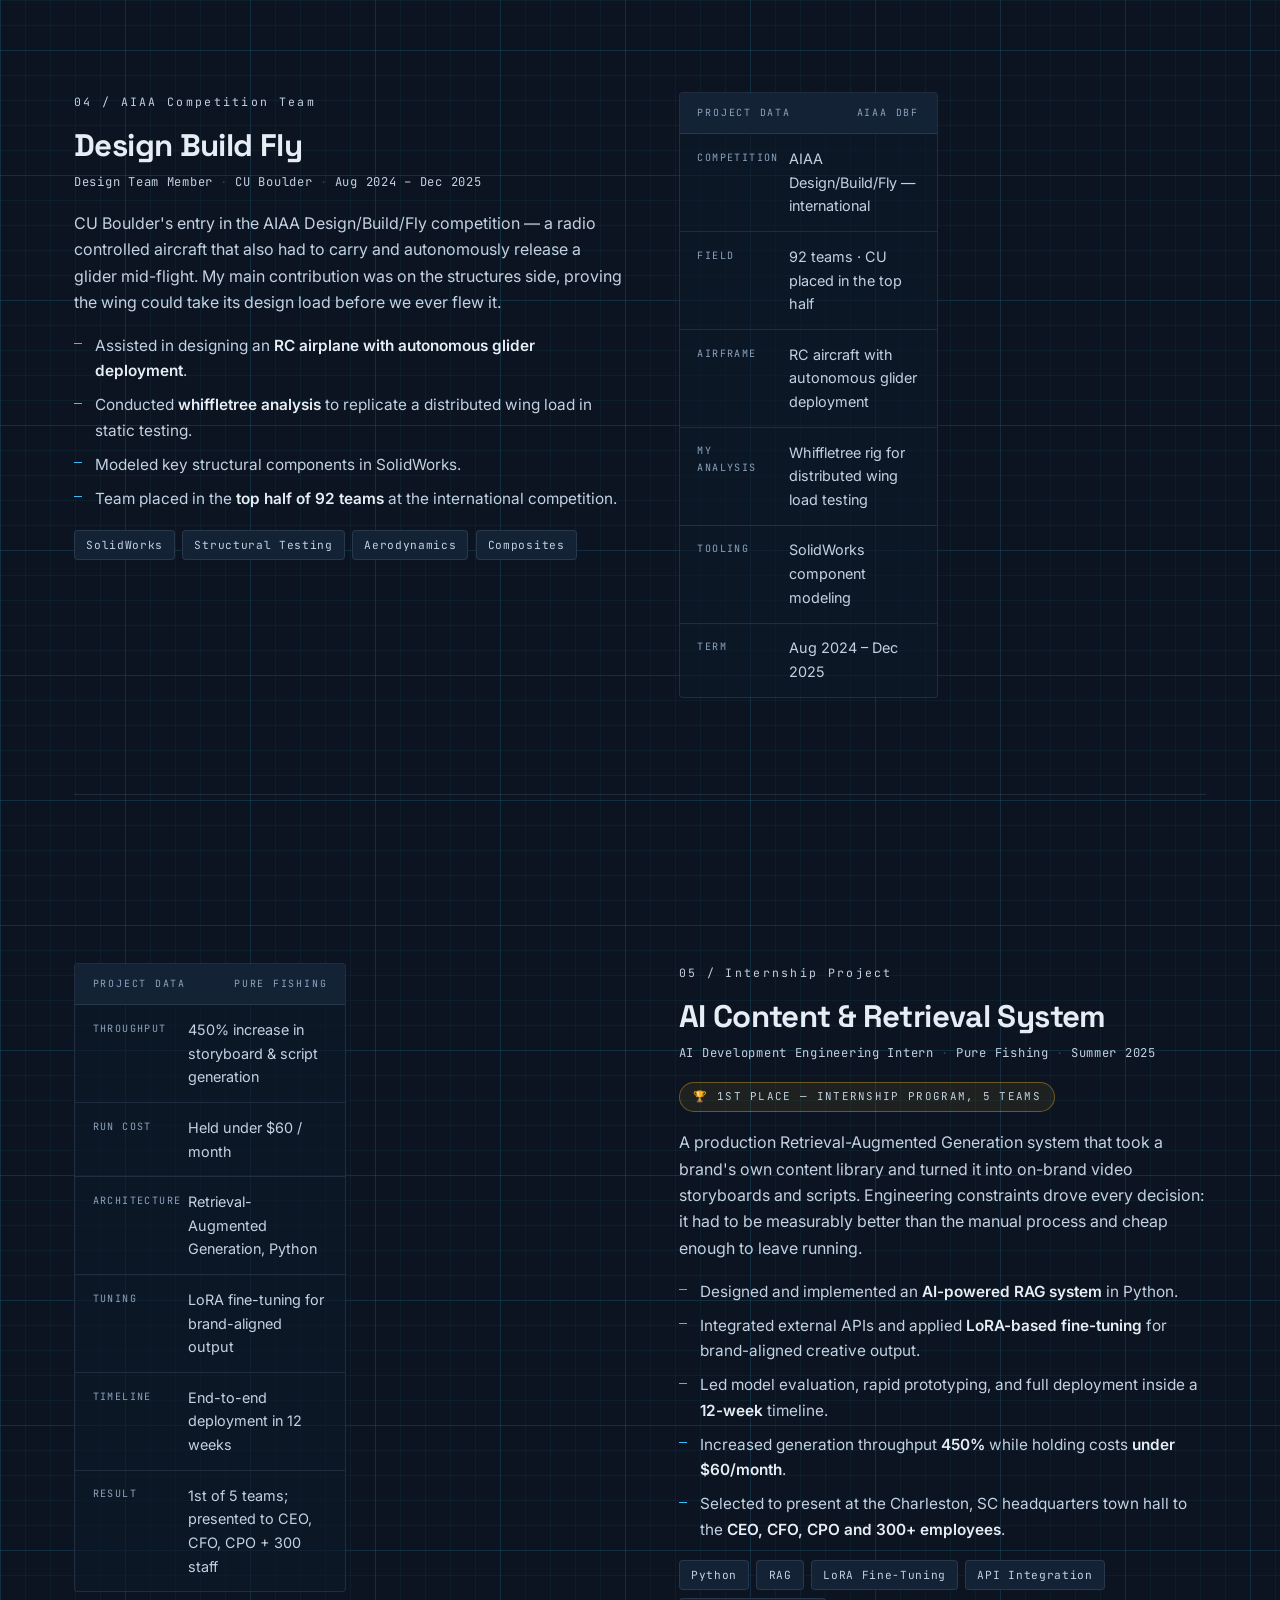
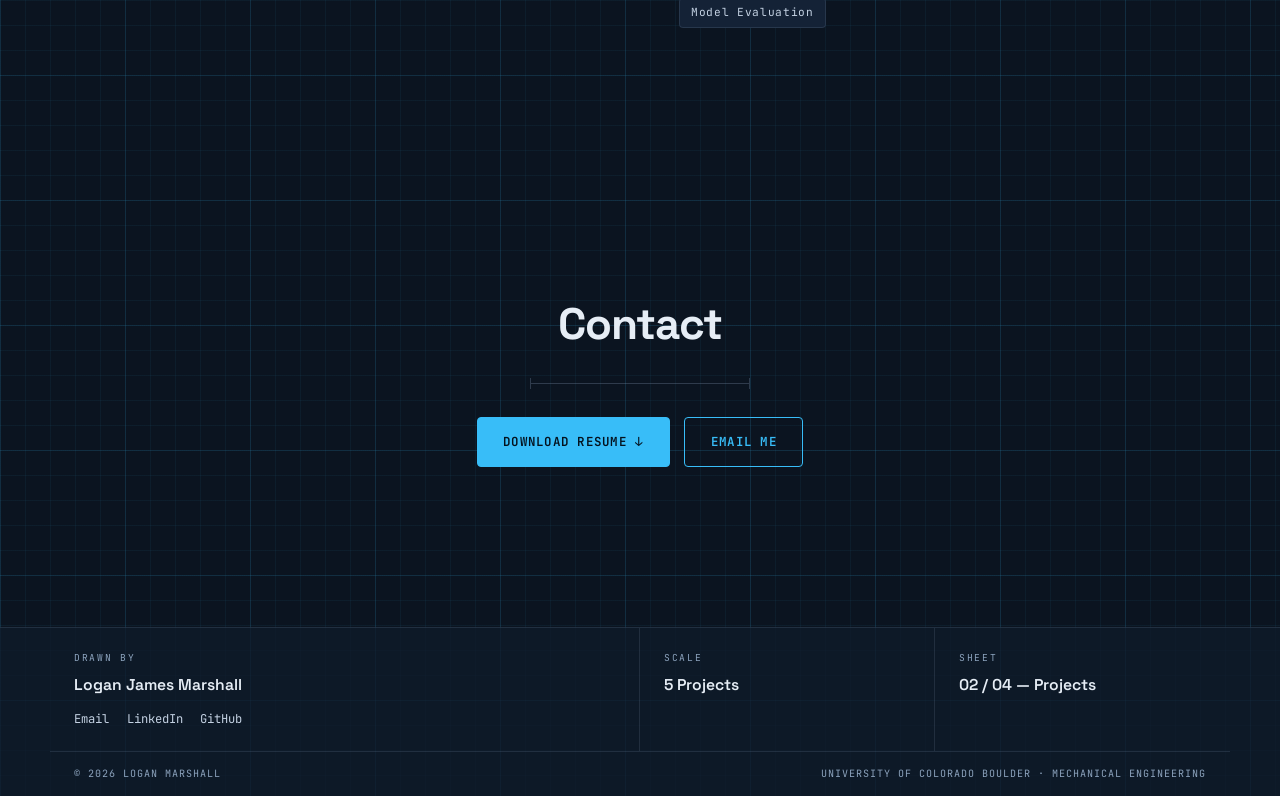
<file: projects.html>
<!doctype html>
<html lang="en" class="snap-projects">
  <head>
    <meta charset="UTF-8" />
    <meta name="viewport" content="width=device-width, initial-scale=1.0" />
    <title>Projects — Logan Marshall</title>
    <meta
      name="description"
      content="Mechanical engineering projects by Logan Marshall: a drill-powered vehicle, SolidWorks assemblies, an Arduino GPS beacon, an AIAA competition aircraft, and a production RAG system."
    />
    <link rel="icon" href="favicon.svg" type="image/svg+xml" />

    <meta property="og:type" content="website" />
    <meta property="og:title" content="Projects — Logan Marshall" />
    <meta
      property="og:description"
      content="CAD, FEA, fabrication, and firmware — the things I've designed and built."
    />
    <meta property="og:image" content="images/CompD_Bike_Side.png" />
    <meta name="twitter:card" content="summary_large_image" />

    <link rel="preconnect" href="https://fonts.googleapis.com" />
    <link rel="preconnect" href="https://fonts.gstatic.com" crossorigin />
    <link
      href="https://fonts.googleapis.com/css2?family=Inter:wght@400;500;600&family=JetBrains+Mono:wght@400;500;600&family=Space+Grotesk:wght@600;700&display=swap"
      rel="stylesheet"
    />
    <link rel="stylesheet" href="styles.css" />
  </head>
  <body>
    <a class="skip-link" href="#main">Skip to content</a>

    <header class="navbar">
      <div class="nav-inner">
        <a class="logo" href="index.html">
          <span class="logo-mark" aria-hidden="true">LM</span>
          Logan Marshall
        </a>
        <button class="nav-toggle" type="button" aria-expanded="false" aria-controls="nav-links">
          MENU
        </button>
        <ul class="nav-links" id="nav-links">
          <li><a href="projects.html" class="active" aria-current="page">Projects</a></li>
          <li><a href="experience.html">Experience</a></li>
          <li><a href="education.html">Education</a></li>
          <li><a href="index.html#contact">Contact</a></li>
          <li>
            <a class="nav-cta" href="assets/Marshall_Logan_Resume.pdf" target="_blank" rel="noopener">
              Resume ↓
            </a>
          </li>
        </ul>
      </div>
    </header>

    <section class="page-header">
      <div class="wrap">
        <p class="label">Portfolio</p>
        <h1>Projects</h1>
        <p>
          Click any image to enlarge it!
        </p>
      </div>
    </section>

    <main id="main">
      <div class="wrap">
        <!-- ============================ 01 ============================ -->
        <article class="project reveal" id="drill-vehicle">
          <div class="project-gallery">
            <div class="shot shot-hero">
              <img
                src="images/CompD_Bike_Side.png"
                alt="Side view SolidWorks render of the drill powered vehicle showing the recumbent frame, rider, and rear drive assembly"
                loading="lazy"
              />
              <span class="shot-tag">Side elevation</span>
            </div>
            <div class="shot">
              <img
                src="images/CompD_Bike_Iso.png"
                alt="Isometric SolidWorks render of the drill powered vehicle"
                loading="lazy"
              />
              <span class="shot-tag">Isometric</span>
            </div>
            <div class="shot">
              <img
                src="images/CompD_Bike_Top.png"
                alt="Top-down SolidWorks render of the drill powered vehicle showing the frame layout and rear axle"
                loading="lazy"
              />
              <span class="shot-tag">Plan view</span>
            </div>
          </div>

          <div class="project-body">
            <p class="project-no">01 / Component Design</p>
            <h2>Drill Powered Vehicle</h2>
            <p class="project-role">
              Systems Engineer<span class="sep">·</span>6-person team<span class="sep">·</span>Jan – May 2025
            </p>

            <p class="award">🏆 4th place — endurance competition</p>

            <p>
              A human-scale vehicle driven entirely by cordless drill batteries,
              designed and built from scratch over a semester. As systems engineer I
              owned the overall assembly. I took on responsibility for making sure the frame, drivetrain, and
              rider package actually fit together and survived the loads.
            </p>

            <div class="outcomes">
              <div class="outcome">
                <div class="outcome-value">2.25 mi</div>
                <div class="outcome-key">in 30 minutes</div>
              </div>
              <div class="outcome">
                <div class="outcome-value">&lt; 50 lb</div>
                <div class="outcome-key">final weight</div>
              </div>
              <div class="outcome">
                <div class="outcome-value">&lt; $200</div>
                <div class="outcome-key">total budget</div>
              </div>
            </div>

            <ul class="bullet-list">
              <li>Designed <strong>10+ CAD components</strong> and assembled the final SolidWorks model.</li>
              <li>Ran <strong>FEA and hand calculations</strong> to confirm factor of safety and gear ratio.</li>
              <li>Sourced materials, managed the budget, and presented <strong>PDR and CDR</strong> reviews to shop professionals.</li>
              <li>Fabricated custom parts, <strong>welded the frame</strong>, and assembled the final vehicle.</li>
              <li>Co-authored the full technical report covering design, testing, and manufacturing.</li>
            </ul>

            <ul class="tag-list">
              <li>SolidWorks</li>
              <li>FEA</li>
              <li>GD&amp;T</li>
              <li>MIG Welding</li>
              <li>Machining</li>
              <li>Drivetrain</li>
            </ul>
          </div>
        </article>

        <!-- ============================ 02 ============================ -->
        <article class="project reveal" id="popcorn-popper">
          <div class="project-gallery">
            <div class="shot shot-hero">
              <img
                src="images/Screenshot 2024-04-28 220456.png"
                alt="Exploded SolidWorks view of a stovetop popcorn popper showing the lid, stirring mechanism, gearing, and crank separated above the pot"
                loading="lazy"
              />
              <span class="shot-tag">Exploded view</span>
            </div>
            <div class="shot">
              <img
                src="images/Screenshot 2024-04-28 214654.png"
                alt="Isometric render of the assembled popcorn popper"
                loading="lazy"
              />
              <span class="shot-tag">Isometric</span>
            </div>
            <div class="shot">
              <img
                src="images/Screenshot 2024-04-28 220635.png"
                alt="Low-angle render of the popcorn popper showing the crank arm and lid linkage"
                loading="lazy"
              />
              <span class="shot-tag">Detail — crank</span>
            </div>
            <div class="shot">
              <img
                src="images/Screenshot 2024-04-28 214755.png"
                alt="Three-quarter render of the popcorn popper"
                loading="lazy"
              />
              <span class="shot-tag">Three-quarter</span>
            </div>
            <div class="shot">
              <img
                src="images/Screenshot 2024-04-28 214827.png"
                alt="Alternate three-quarter render of the popcorn popper assembly"
                loading="lazy"
              />
              <span class="shot-tag">Alt. view</span>
            </div>
          </div>

          <div class="project-body">
            <p class="project-no">02 / MCEN 1025 — Computer Aided Design</p>
            <h2>Stovetop Popcorn Popper</h2>
            <p class="project-role">
              SolidWorks<span class="sep">·</span>Full assembly + exploded view<span class="sep">·</span>Spring 2024
            </p>

            <p>
              A complete SolidWorks assembly of a crank-driven stovetop popcorn
              popper, modeled part by part. The interesting work is in the lid: a
              sheet-metal stamping carrying a gear pair, a stirring arm, and a folding
              crank that all have to clear each other through a full rotation.
            </p>

            <ul class="bullet-list">
              <li>Modeled every component individually — pot, sheet-metal lid, gear pair, stirring linkage, and turned wooden handles.</li>
              <li>Built a <strong>mating assembly</strong> with the correct degrees of freedom so the crank and stirrer rotate together.</li>
              <li>Produced an <strong>exploded view</strong> documenting assembly order and the full bill of materials.</li>
              <li>Applied realistic appearances and lighting for presentation renders.</li>
            </ul>

            <ul class="tag-list">
              <li>SolidWorks</li>
              <li>Assembly Mates</li>
              <li>Sheet Metal</li>
              <li>Exploded Views</li>
              <li>Rendering</li>
            </ul>
          </div>
        </article>

        <!-- ============================ 03 ============================ -->
        <article class="project reveal" id="nanny-beacon">
          <div class="project-gallery project-gallery--pair">
            <div class="shot">
              <img
                src="images/NannyBeacon_assembled.jpg"
                alt="Assembled Nanny Beacon: an Arduino Nano and GPS breakout stacked on a perfboard, wired to toggle switches and a ceramic patch antenna"
                loading="lazy"
              />
              <span class="shot-tag">Assembled unit</span>
            </div>
            <div class="shot">
              <img
                src="images/NannyBeacon_solder.jpg"
                alt="Solder side of the Nanny Beacon perfboard showing hand-run solder traces between component pads"
                loading="lazy"
              />
              <span class="shot-tag">Solder side</span>
            </div>
            <div
              class="shot shot-video"
              data-video="media/nannybeacon-fieldtest.mp4"
              data-caption="Field test — tracking a receiver across a parking lot"
            >
              <img
                src="media/nannybeacon-poster.jpg"
                alt="Outdoor field test of the Nanny Beacon: a team member walks across a parking lot carrying the receiving laptop"
                loading="lazy"
              />
              <span class="shot-play" aria-hidden="true"></span>
              <span class="shot-tag">Field test · 0:35</span>
            </div>
          </div>

          <div class="project-body">
            <p class="project-no">03 / Team Design Project</p>
            <h2>Nanny Beacon</h2>
            <p class="project-role">
              Electrical &amp; Coding Lead<span class="sep">·</span>4-person team<span class="sep">·</span>Aug – Dec 2022
            </p>

            <p class="award">🏆 Best in Section — CU Engineering Design Expo</p>

            <p>
              A GPS and radio safety tracker built on Arduino, designed so a caregiver
              can locate a child without relying on cell coverage. I led the
              electrical and firmware side: choosing the GPS and radio modules,
              writing the transmit loop, and getting all of it onto one board small
              enough to actually carry.
            </p>

            <div class="outcomes">
              <div class="outcome">
                <div class="outcome-value">2" × 3"</div>
                <div class="outcome-key">board footprint</div>
              </div>
              <div class="outcome">
                <div class="outcome-value">16 wks</div>
                <div class="outcome-key">concept to prototype</div>
              </div>
              <div class="outcome">
                <div class="outcome-value">1 / 6</div>
                <div class="outcome-key">teams in section</div>
              </div>
            </div>

            <ul class="bullet-list">
              <li>Led electrical and coding development of a <strong>GPS and radio transmitter</strong> on Arduino.</li>
              <li>Designed and hand-soldered a compact <strong>2"×3" motherboard</strong> integrating every electrical component.</li>
              <li>Worked with a 4-person team to deliver a functional prototype inside a 16-week semester.</li>
              <li>Won <strong>Best in Section</strong> out of 6 engineering teams at the CU Engineering Design Expo.</li>
            </ul>

            <ul class="tag-list">
              <li>Arduino</li>
              <li>C++</li>
              <li>GPS / RF</li>
              <li>Soldering</li>
              <li>Circuit Design</li>
            </ul>
          </div>
        </article>

        <!-- ============================ 04 ============================ -->
        <article class="project reveal" id="dbf">
          <div class="project-gallery">
            <div class="datacard">
              <div class="datacard-head">
                <span>Project Data</span>
                <span>AIAA DBF</span>
              </div>
              <dl style="margin: 0">
                <div class="datacard-row">
                  <dt>Competition</dt>
                  <dd>AIAA Design/Build/Fly — international</dd>
                </div>
                <div class="datacard-row">
                  <dt>Field</dt>
                  <dd>92 teams · CU placed in the top half</dd>
                </div>
                <div class="datacard-row">
                  <dt>Airframe</dt>
                  <dd>RC aircraft with autonomous glider deployment</dd>
                </div>
                <div class="datacard-row">
                  <dt>My Analysis</dt>
                  <dd>Whiffletree rig for distributed wing load testing</dd>
                </div>
                <div class="datacard-row">
                  <dt>Tooling</dt>
                  <dd>SolidWorks component modeling</dd>
                </div>
                <div class="datacard-row">
                  <dt>Term</dt>
                  <dd>Aug 2024 – Dec 2025</dd>
                </div>
              </dl>
            </div>
          </div>

          <div class="project-body">
            <p class="project-no">04 / AIAA Competition Team</p>
            <h2>Design Build Fly</h2>
            <p class="project-role">
              Design Team Member<span class="sep">·</span>CU Boulder<span class="sep">·</span>Aug 2024 – Dec 2025
            </p>

            <p>
              CU Boulder's entry in the AIAA Design/Build/Fly competition — a radio
              controlled aircraft that also had to carry and autonomously release a
              glider mid-flight. My main contribution was on the structures side,
              proving the wing could take its design load before we ever flew it.
            </p>

            <ul class="bullet-list">
              <li>Assisted in designing an <strong>RC airplane with autonomous glider deployment</strong>.</li>
              <li>Conducted <strong>whiffletree analysis</strong> to replicate a distributed wing load in static testing.</li>
              <li>Modeled key structural components in SolidWorks.</li>
              <li>Team placed in the <strong>top half of 92 teams</strong> at the international competition.</li>
            </ul>

            <ul class="tag-list">
              <li>SolidWorks</li>
              <li>Structural Testing</li>
              <li>Aerodynamics</li>
              <li>Composites</li>
            </ul>
          </div>
        </article>

        <!-- ============================ 05 ============================ -->
        <article class="project reveal" id="rag-system">
          <div class="project-gallery">
            <div class="datacard">
              <div class="datacard-head">
                <span>Project Data</span>
                <span>Pure Fishing</span>
              </div>
              <dl style="margin: 0">
                <div class="datacard-row">
                  <dt>Throughput</dt>
                  <dd>450% increase in storyboard &amp; script generation</dd>
                </div>
                <div class="datacard-row">
                  <dt>Run Cost</dt>
                  <dd>Held under $60 / month</dd>
                </div>
                <div class="datacard-row">
                  <dt>Architecture</dt>
                  <dd>Retrieval-Augmented Generation, Python</dd>
                </div>
                <div class="datacard-row">
                  <dt>Tuning</dt>
                  <dd>LoRA fine-tuning for brand-aligned output</dd>
                </div>
                <div class="datacard-row">
                  <dt>Timeline</dt>
                  <dd>End-to-end deployment in 12 weeks</dd>
                </div>
                <div class="datacard-row">
                  <dt>Result</dt>
                  <dd>1st of 5 teams; presented to CEO, CFO, CPO + 300 staff</dd>
                </div>
              </dl>
            </div>
          </div>

          <div class="project-body">
            <p class="project-no">05 / Internship Project</p>
            <h2>AI Content &amp; Retrieval System</h2>
            <p class="project-role">
              AI Development Engineering Intern<span class="sep">·</span>Pure Fishing<span class="sep">·</span>Summer 2025
            </p>

            <p class="award">🏆 1st place — internship program, 5 teams</p>

            <p>
              A production Retrieval-Augmented Generation system that took a brand's
              own content library and turned it into on-brand video storyboards and
              scripts. Engineering constraints drove every decision: it had to be
              measurably better than the manual process and cheap enough to leave
              running.
            </p>

            <ul class="bullet-list">
              <li>Designed and implemented an <strong>AI-powered RAG system</strong> in Python.</li>
              <li>Integrated external APIs and applied <strong>LoRA-based fine-tuning</strong> for brand-aligned creative output.</li>
              <li>Led model evaluation, rapid prototyping, and full deployment inside a <strong>12-week</strong> timeline.</li>
              <li>Increased generation throughput <strong>450%</strong> while holding costs <strong>under $60/month</strong>.</li>
              <li>Selected to present at the Charleston, SC headquarters town hall to the <strong>CEO, CFO, CPO and 300+ employees</strong>.</li>
            </ul>

            <ul class="tag-list">
              <li>Python</li>
              <li>RAG</li>
              <li>LoRA Fine-Tuning</li>
              <li>API Integration</li>
              <li>Model Evaluation</li>
            </ul>
          </div>
        </article>
      </div>

      <section class="section contact">
        <div class="wrap">
          <h2>Contact</h2>
          <p class="dim" aria-hidden="true"><span></span></p>
          <div class="contact-links">
            <a class="button" href="assets/Marshall_Logan_Resume.pdf" target="_blank" rel="noopener">
              Download Resume ↓
            </a>
            <a class="button button-ghost" href="mailto:Logan.marshall@colorado.edu">Email Me</a>
          </div>
        </div>
      </section>
    </main>

    <footer class="titleblock">
      <div class="titleblock-grid">
        <div class="tb-cell">
          <p class="tb-key">Drawn By</p>
          <p class="tb-value">Logan James Marshall</p>
          <p class="tb-links" style="margin-top: 0.6rem">
            <a href="mailto:Logan.marshall@colorado.edu">Email</a>
            <a href="https://www.linkedin.com/in/logan-marshall-cu/" target="_blank" rel="noopener">LinkedIn</a>
            <a href="https://github.com/LoganMarsr" target="_blank" rel="noopener">GitHub</a>
          </p>
        </div>
        <div class="tb-cell">
          <p class="tb-key">Scale</p>
          <p class="tb-value">5 Projects</p>
        </div>
        <div class="tb-cell">
          <p class="tb-key">Sheet</p>
          <p class="tb-value">02 / 04 — Projects</p>
        </div>
      </div>
      <p class="tb-note">
        <span>&copy; 2026 Logan Marshall</span>
        <span>University of Colorado Boulder · Mechanical Engineering</span>
      </p>
    </footer>

    <!-- lightbox -->
    <div class="lightbox" id="lightbox" aria-hidden="true" role="dialog" aria-modal="true" aria-label="Enlarged project image">
      <button class="lightbox-close" type="button" aria-label="Close image">ESC ✕</button>
      <div>
        <img alt="" />
        <video controls playsinline preload="none" hidden></video>
        <p class="lightbox-caption"></p>
      </div>
    </div>

    <script src="site.js"></script>
  </body>
</html>
</file>
<file: styles.css>
/* ============================================================
   Logan Marshall — Portfolio
   Design language: engineering blueprint
   Dark navy ground, cyan linework, monospace annotation.
   ============================================================ */

*, *::before, *::after {
  box-sizing: border-box;
  margin: 0;
  padding: 0;
}

:root {
  /* ---- ground ---- */
  --bg:        #0b1420;
  --bg-2:      #0f1b2a;
  --bg-3:      #142236;
  --grid:      rgba(56, 189, 248, 0.055);
  --grid-bold: rgba(56, 189, 248, 0.10);

  /* ---- linework ---- */
  --accent:      #38bdf8;
  --accent-dim:  #0ea5e9;
  --accent-soft: rgba(56, 189, 248, 0.12);
  --accent-glow: rgba(56, 189, 248, 0.28);
  --amber:       #fbbf24;

  /* ---- type ---- */
  --ink:   #e6edf5;
  --ink-2: #c3d1e2;
  --muted: #8ca3bd;
  --line:  rgba(140, 163, 189, 0.16);
  --line-2: rgba(140, 163, 189, 0.28);

  /* ---- rhythm ---- */
  --wide:   1180px;
  --gutter: 1.5rem;
  --radius: 4px;

  --font-display: "Space Grotesk", ui-sans-serif, system-ui, -apple-system, "Segoe UI", sans-serif;
  --font-body:    "Inter", ui-sans-serif, system-ui, -apple-system, "Segoe UI", Roboto, sans-serif;
  --font-mono:    "JetBrains Mono", ui-monospace, SFMono-Regular, "SF Mono", Menlo, Consolas, monospace;
}

html { scroll-behavior: smooth; }
@media (prefers-reduced-motion: reduce) {
  html { scroll-behavior: auto; }
}

body {
  font-family: var(--font-body);
  color: var(--ink);
  background-color: var(--bg);
  /* the blueprint: fine 25px grid over a bolder 125px grid */
  background-image:
    linear-gradient(var(--grid) 1px, transparent 1px),
    linear-gradient(90deg, var(--grid) 1px, transparent 1px),
    linear-gradient(var(--grid-bold) 1px, transparent 1px),
    linear-gradient(90deg, var(--grid-bold) 1px, transparent 1px);
  background-size: 25px 25px, 25px 25px, 125px 125px, 125px 125px;
  line-height: 1.65;
  -webkit-font-smoothing: antialiased;
  overflow-x: hidden;
}

img { max-width: 100%; height: auto; display: block; }
a   { color: var(--accent); text-decoration: none; }

/* The hidden attribute must win. A plain `display` rule on an element
   (e.g. `.lightbox video { display: block }`) is author CSS and so beats
   the browser's default [hidden] rule, leaving a "hidden" element still
   laid out and painted. */
[hidden] { display: none !important; }

:focus-visible {
  outline: 2px solid var(--accent);
  outline-offset: 3px;
  border-radius: 2px;
}

/* skip link for keyboard + screen-reader users */
.skip-link {
  position: absolute;
  left: -9999px;
  top: 0;
  z-index: 200;
  background: var(--accent);
  color: #04121e;
  padding: 0.75rem 1.25rem;
  font-family: var(--font-mono);
  font-size: 0.8rem;
  font-weight: 700;
}
.skip-link:focus { left: 0; }

.wrap {
  width: 100%;
  max-width: var(--wide);
  margin-inline: auto;
  padding-inline: var(--gutter);
}

/* ============================================================
   Annotation primitives — the "flair"
   ============================================================ */

/* monospace eyebrow label, e.g. 01 / DRILL POWERED VEHICLE */
.label {
  font-family: var(--font-mono);
  font-size: 0.7rem;
  font-weight: 500;
  letter-spacing: 0.22em;
  text-transform: uppercase;
  color: var(--accent);
}
.label-muted { color: var(--muted); }

/* dimension line: ├─────────┤ with end ticks, used under section titles */
.dim {
  display: flex;
  align-items: center;
  gap: 0;
  margin-top: 0.9rem;
  color: var(--line-2);
}
.dim::before,
.dim::after {
  content: "";
  width: 1px;
  height: 11px;
  background: currentColor;
  flex: none;
}
.dim span {
  flex: 1;
  height: 1px;
  background: currentColor;
}

/* CAD-style corner brackets on a surface */
.bracketed { position: relative; }
.bracketed::before,
.bracketed::after {
  content: "";
  position: absolute;
  width: 13px;
  height: 13px;
  border: 1px solid var(--accent);
  opacity: 0.55;
  transition: opacity 0.25s ease;
  pointer-events: none;
}
.bracketed::before {
  top: -1px; left: -1px;
  border-right: 0; border-bottom: 0;
}
.bracketed::after {
  bottom: -1px; right: -1px;
  border-left: 0; border-top: 0;
}

/* ============================================================
   Navigation
   ============================================================ */

.navbar {
  position: sticky;
  top: 0;
  z-index: 100;
  background: rgba(11, 20, 32, 0.86);
  backdrop-filter: blur(12px);
  -webkit-backdrop-filter: blur(12px);
  border-bottom: 1px solid var(--line);
}
.nav-inner {
  max-width: var(--wide);
  margin-inline: auto;
  padding: 0.85rem var(--gutter);
  display: flex;
  align-items: center;
  justify-content: space-between;
  gap: 1rem;
}
.logo {
  display: inline-flex;
  align-items: center;
  gap: 0.6rem;
  font-family: var(--font-display);
  font-size: 1rem;
  font-weight: 700;
  letter-spacing: 0.04em;
  color: var(--ink);
}
.logo-mark {
  width: 30px;
  height: 30px;
  flex: none;
  border: 1px solid var(--accent);
  border-radius: 3px;
  display: grid;
  place-items: center;
  font-family: var(--font-mono);
  font-size: 0.7rem;
  font-weight: 700;
  color: var(--accent);
  background: var(--accent-soft);
  letter-spacing: 0;
}

.nav-toggle {
  display: none;
  background: none;
  border: 1px solid var(--line-2);
  border-radius: var(--radius);
  color: var(--ink);
  padding: 0.45rem 0.6rem;
  cursor: pointer;
  font-family: var(--font-mono);
  font-size: 0.75rem;
  line-height: 1;
}

.nav-links {
  display: flex;
  align-items: center;
  gap: 1.75rem;
  list-style: none;
}
.nav-links a {
  position: relative;
  font-family: var(--font-mono);
  font-size: 0.76rem;
  letter-spacing: 0.14em;
  text-transform: uppercase;
  color: var(--muted);
  padding: 0.35rem 0;
  transition: color 0.18s ease;
}
.nav-links a:hover { color: var(--ink); }
.nav-links a::after {
  content: "";
  position: absolute;
  left: 0; bottom: 0;
  width: 0; height: 1px;
  background: var(--accent);
  transition: width 0.22s ease;
}
.nav-links a:hover::after,
.nav-links a.active::after { width: 100%; }
.nav-links a.active { color: var(--accent); }

/* the resume link is the one CTA in the bar */
.nav-cta {
  border: 1px solid var(--accent);
  border-radius: var(--radius);
  padding: 0.4rem 0.9rem !important;
  color: var(--accent) !important;
  background: transparent;
  transition: background 0.2s ease, color 0.2s ease;
}
.nav-cta::after { display: none; }
.nav-cta:hover {
  background: var(--accent);
  color: #04121e !important;
}

/* ============================================================
   Buttons
   ============================================================ */

.button {
  display: inline-flex;
  align-items: center;
  gap: 0.55rem;
  font-family: var(--font-mono);
  font-size: 0.78rem;
  font-weight: 600;
  letter-spacing: 0.1em;
  text-transform: uppercase;
  padding: 0.85rem 1.6rem;
  border-radius: var(--radius);
  border: 1px solid var(--accent);
  background: var(--accent);
  color: #04121e;
  cursor: pointer;
  transition: transform 0.18s ease, box-shadow 0.18s ease, background 0.18s ease;
}
.button:hover {
  transform: translateY(-2px);
  box-shadow: 0 10px 28px -8px var(--accent-glow);
}
.button-ghost {
  background: transparent;
  color: var(--accent);
}
.button-ghost:hover {
  background: var(--accent-soft);
}

/* ============================================================
   Hero (home)
   ============================================================ */

.hero {
  position: relative;
  padding: clamp(4rem, 11vw, 8.5rem) 0 clamp(3rem, 7vw, 5rem);
  overflow: hidden;
}
/* soft cyan bloom behind the hero text */
.hero::before {
  content: "";
  position: absolute;
  top: -25%;
  left: 50%;
  width: min(900px, 120%);
  height: 620px;
  transform: translateX(-50%);
  background: radial-gradient(ellipse at center, rgba(56,189,248,0.13), transparent 68%);
  pointer-events: none;
}
.hero-inner {
  position: relative;
  display: grid;
  grid-template-columns: minmax(0, 1fr) auto;
  align-items: center;
  gap: clamp(2rem, 5vw, 4.5rem);
}
.hero-text { order: 1; min-width: 0; }

/* the portrait: first thing on the page, sized so the 400px source
   stays sharp rather than being stretched */
.hero-portrait {
  order: 2;
  width: 270px;
  max-width: 100%;
  margin: 0;
  border: 1px solid var(--line-2);
  border-radius: var(--radius);
  overflow: hidden;
  background: var(--bg-2);
}
.hero-portrait img {
  width: 100%;
  aspect-ratio: 1 / 1;
  object-fit: cover;
  display: block;
}

.hero-eyebrow {
  display: flex;
  flex-wrap: wrap;
  align-items: center;
  gap: 0.65rem;
  margin-bottom: 1.5rem;
}
.hero-eyebrow .tick {
  width: 26px;
  height: 1px;
  background: var(--accent);
  flex: none;
}

.hero h1 {
  font-family: var(--font-display);
  font-size: clamp(2.6rem, 8.5vw, 5.25rem);
  font-weight: 700;
  line-height: 1.02;
  letter-spacing: -0.03em;
  margin-bottom: 1.4rem;
}
.hero h1 .accent { color: var(--accent); }

.hero-lede {
  font-size: clamp(1.02rem, 1.9vw, 1.22rem);
  color: var(--ink-2);
  max-width: 56ch;
  margin-bottom: 2.25rem;
}
.hero-lede strong {
  color: var(--ink);
  font-weight: 600;
}

.hero-actions {
  display: flex;
  flex-wrap: wrap;
  gap: 0.9rem;
  margin-bottom: 3rem;
}

/* availability pill */
.status {
  display: inline-flex;
  align-items: center;
  gap: 0.55rem;
  font-family: var(--font-mono);
  font-size: 0.72rem;
  letter-spacing: 0.13em;
  text-transform: uppercase;
  color: var(--ink-2);
  border: 1px solid var(--line-2);
  border-radius: 999px;
  padding: 0.35rem 0.95rem;
  background: var(--bg-2);
}
.status-dot {
  width: 7px; height: 7px;
  border-radius: 50%;
  background: #4ade80;
  box-shadow: 0 0 0 0 rgba(74, 222, 128, 0.55);
  animation: pulse 2.4s ease-out infinite;
  flex: none;
}
@keyframes pulse {
  70%  { box-shadow: 0 0 0 8px rgba(74, 222, 128, 0); }
  100% { box-shadow: 0 0 0 0 rgba(74, 222, 128, 0); }
}
@media (prefers-reduced-motion: reduce) {
  .status-dot { animation: none; }
}

/* ---- spec strip: the key numbers, as a drawing callout row ---- */
.specs {
  display: grid;
  grid-template-columns: repeat(auto-fit, minmax(150px, 1fr));
  border: 1px solid var(--line);
  border-radius: var(--radius);
  background: rgba(15, 27, 42, 0.72);
  overflow: hidden;
}
.spec {
  padding: 1.2rem 1.35rem;
  border-right: 1px solid var(--line);
}
.spec:last-child { border-right: 0; }
.spec-value {
  font-family: var(--font-display);
  font-size: 1.7rem;
  font-weight: 700;
  line-height: 1.1;
  color: var(--accent);
  letter-spacing: -0.02em;
}
.spec-key {
  font-family: var(--font-mono);
  font-size: 0.64rem;
  letter-spacing: 0.16em;
  text-transform: uppercase;
  color: var(--muted);
  margin-top: 0.4rem;
}

/* ============================================================
   Sub-page header
   ============================================================ */

.page-header {
  padding: clamp(3rem, 8vw, 5.5rem) 0 clamp(1.5rem, 4vw, 2.5rem);
  border-bottom: 1px solid var(--line);
}
.page-header h1 {
  font-family: var(--font-display);
  font-size: clamp(2.1rem, 6vw, 3.5rem);
  font-weight: 700;
  letter-spacing: -0.025em;
  line-height: 1.05;
  margin: 0.9rem 0 0.85rem;
}
.page-header p {
  color: var(--muted);
  max-width: 62ch;
  font-size: 1.03rem;
}

/* ============================================================
   Sections
   ============================================================ */

.section { padding: clamp(3rem, 7vw, 5rem) 0; }
.section + .section { border-top: 1px solid var(--line); }

.section-head { margin-bottom: 2.5rem; }
.section-head h2 {
  font-family: var(--font-display);
  font-size: clamp(1.5rem, 3.4vw, 2.1rem);
  font-weight: 700;
  letter-spacing: -0.02em;
  margin-top: 0.7rem;
}
.section-head p {
  color: var(--muted);
  max-width: 62ch;
  margin-top: 0.6rem;
}

/* ============================================================
   Cards
   ============================================================ */

.card-grid {
  display: grid;
  grid-template-columns: repeat(auto-fit, minmax(255px, 1fr));
  gap: 1.25rem;
}
.card {
  position: relative;
  display: block;
  padding: 1.6rem;
  border: 1px solid var(--line);
  border-radius: var(--radius);
  background: rgba(15, 27, 42, 0.66);
  color: var(--ink);
  transition: transform 0.22s ease, border-color 0.22s ease, box-shadow 0.22s ease;
}
a.card:hover {
  transform: translateY(-4px);
  border-color: var(--accent);
  box-shadow: 0 16px 40px -18px rgba(0, 0, 0, 0.85);
}
a.card:hover.bracketed::before,
a.card:hover.bracketed::after { opacity: 1; }
.card h3 {
  font-family: var(--font-display);
  font-size: 1.16rem;
  font-weight: 600;
  margin: 0.75rem 0 0.55rem;
}
.card p {
  color: var(--muted);
  font-size: 0.94rem;
}
.card-link {
  display: inline-block;
  margin-top: 1.15rem;
  font-family: var(--font-mono);
  font-size: 0.72rem;
  letter-spacing: 0.13em;
  text-transform: uppercase;
  color: var(--accent);
}
a.card:hover .card-link .arrow { transform: translateX(4px); }
.card-link .arrow {
  display: inline-block;
  transition: transform 0.22s ease;
}

/* ============================================================
   Projects
   ============================================================ */


.project {
  display: grid;
  grid-template-columns: minmax(0, 1.05fr) minmax(0, 1fr);
  gap: clamp(1.75rem, 4vw, 3.25rem);
  align-items: start;
  padding: clamp(2.25rem, 5vw, 3.5rem) 0;
  border-bottom: 1px solid var(--line);
  margin-bottom: 100px
}
.project:last-of-type { border-bottom: 0; }
/* alternate the image side for rhythm */
.project:nth-of-type(even) .project-gallery { order: 2; }

.project-no {
  font-family: var(--font-mono);
  font-size: 0.72rem;
  letter-spacing: 0.2em;
  color: var(--accent);
  margin-bottom: 0.7rem;
}
.project-body h2 {
  font-family: var(--font-display);
  font-size: clamp(1.45rem, 3vw, 1.95rem);
  font-weight: 700;
  letter-spacing: -0.02em;
  line-height: 1.15;
  margin-bottom: 0.5rem;
}
.project-role {
  font-family: var(--font-mono);
  font-size: 0.76rem;
  letter-spacing: 0.06em;
  color: var(--muted);
  margin-bottom: 1.2rem;
}
.project-role .sep { color: var(--line-2); margin: 0 0.45rem; }
.project-body > p { color: var(--ink-2); margin-bottom: 1.1rem; }

/* gallery: hero image spans both columns, thumbs pair up beneath it.
   Fixed 2-up (rather than auto-fit) so an odd thumb count never
   leaves dead columns beside it. */
.project-gallery {
  display: grid;
  grid-template-columns: repeat(2, minmax(0, 1fr));
  gap: 0.6rem;
  align-content: start;
}

/* two-image galleries: one landscape + one portrait shot sit better
   side by side on a square crop than as a hero-plus-orphan-thumb */
.project-gallery--pair .shot img { aspect-ratio: 1 / 1; }

/* video tile: spans the gallery, wide crop of the poster frame, play badge.
   Kept as a thumbnail rather than an inline player so the project still
   fits one screenful - the clip opens full size in the lightbox. */
.shot-video { grid-column: 1 / -1; }
.project-gallery .shot-video img,
.project-gallery--pair .shot-video img {
  aspect-ratio: 16 / 10;
  /* the source is a 9:16 phone clip and the subject sits high in frame,
     so bias the crop upward instead of taking the middle band */
  object-position: center 26%;
}
.shot-play {
  position: absolute;
  top: 50%;
  left: 50%;
  transform: translate(-50%, -50%);
  width: 54px;
  height: 54px;
  border-radius: 50%;
  border: 1px solid var(--accent);
  background: rgba(11, 20, 32, 0.72);
  backdrop-filter: blur(3px);
  -webkit-backdrop-filter: blur(3px);
  pointer-events: none;
  transition: background 0.22s ease, transform 0.22s ease;
}
/* the triangle, drawn with a border so it needs no glyph or asset */
.shot-play::after {
  content: "";
  position: absolute;
  top: 50%;
  left: 54%;
  transform: translate(-50%, -50%);
  border-style: solid;
  border-width: 9px 0 9px 14px;
  border-color: transparent transparent transparent var(--accent);
}
.shot-video:hover .shot-play {
  background: var(--accent);
  transform: translate(-50%, -50%) scale(1.06);
}
.shot-video:hover .shot-play::after {
  border-left-color: #04121e;
}
.shot {
  position: relative;
  border: 1px solid var(--line);
  border-radius: var(--radius);
  background: var(--bg-2);
  overflow: hidden;
  cursor: zoom-in;
  transition: border-color 0.22s ease, transform 0.22s ease;
}
.shot:hover {
  border-color: var(--accent);
  transform: translateY(-2px);
}
.shot img {
  width: 100%;
  aspect-ratio: 4 / 3;
  object-fit: cover;
  transition: transform 0.35s ease;
}
.shot:hover img { transform: scale(1.035); }
.shot-hero {
  grid-column: 1 / -1;
}
.shot-hero img { aspect-ratio: 16 / 10; }
/* tiny mono caption over each shot */
.shot-tag {
  position: absolute;
  left: 0; bottom: 0;
  font-family: var(--font-mono);
  font-size: 0.6rem;
  letter-spacing: 0.14em;
  text-transform: uppercase;
  color: var(--ink-2);
  background: rgba(11, 20, 32, 0.82);
  border-top: 1px solid var(--line);
  border-right: 1px solid var(--line);
  padding: 0.25rem 0.6rem;
  border-radius: 0 var(--radius) 0 0;
}

/* outcome callouts — the numbers that matter */
.outcomes {
  display: grid;
  grid-template-columns: repeat(auto-fit, minmax(125px, 1fr));
  gap: 0.75rem;
  margin: 1.35rem 0;
}
.outcome {
  border: 1px solid var(--line);
  border-left: 2px solid var(--accent);
  border-radius: 0 var(--radius) var(--radius) 0;
  padding: 0.75rem 0.9rem;
  background: rgba(15, 27, 42, 0.66);
}
.outcome-value {
  font-family: var(--font-display);
  font-size: 1.22rem;
  font-weight: 700;
  color: var(--ink);
  line-height: 1.2;
}
.outcome-key {
  font-family: var(--font-mono);
  font-size: 0.6rem;
  letter-spacing: 0.14em;
  text-transform: uppercase;
  color: var(--muted);
  margin-top: 0.25rem;
}

/* award ribbon */
.award {
  display: inline-flex;
  align-items: center;
  gap: 0.5rem;
  font-family: var(--font-mono);
  font-size: 0.68rem;
  letter-spacing: 0.12em;
  text-transform: uppercase;
  color: var(--amber);
  border: 1px solid rgba(251, 191, 36, 0.36);
  background: rgba(251, 191, 36, 0.08);
  border-radius: 999px;
  padding: 0.3rem 0.85rem;
  margin-bottom: 1rem;
}

/* ============================================================
   Project framing (projects page only)
   Each project is roughly one viewport tall, so a gentle snap lets
   scrolling settle with one project framed instead of straddling two.
   `proximity` rather than `mandatory`: it nudges when you land close and
   never fights a deliberate scroll past.
   ============================================================ */

/* Only where it actually helps: the two-column project layout (>900px)
   and a viewport tall enough to frame a project. Narrower or shorter and
   projects run well past the screen, where snapping would just fight the
   reader. */
/* CSS scroll-snap is deliberately NOT used here. With ~800px between
   projects, `proximity` pulls back to the nearest point on every small
   scroll, so a reader nudging the wheel one notch at a time can never
   leave the first project. site.js does the framing instead: it settles
   only when a scroll ends already close to a project, and never re-targets
   the one just left. */
@media (min-width: 901px) and (min-height: 760px) {
  html.snap-projects .project {
    /* Fill the viewport below the navbar so a framed project leaves no
       room for its neighbours. Shorter projects grow into the space and
       centre their content; taller ones overflow and scroll normally. */
    min-height: calc(100vh - 6.25rem);
    align-content: center;
  }
}

/* ============================================================
   Tags + bullets
   ============================================================ */

.tag-list {
  display: flex;
  flex-wrap: wrap;
  gap: 0.45rem;
  list-style: none;
  margin-top: 1.15rem;
}
.tag-list li {
  font-family: var(--font-mono);
  font-size: 0.7rem;
  letter-spacing: 0.06em;
  color: var(--ink-2);
  background: var(--bg-3);
  border: 1px solid var(--line);
  border-radius: var(--radius);
  padding: 0.3rem 0.7rem;
}

.bullet-list { list-style: none; }
.bullet-list li {
  position: relative;
  padding-left: 1.3rem;
  margin-bottom: 0.55rem;
  color: var(--ink-2);
  font-size: 0.96rem;
}
/* a small cyan tick instead of a bullet */
.bullet-list li::before {
  content: "";
  position: absolute;
  left: 0;
  top: 0.68em;
  width: 8px;
  height: 1px;
  background: var(--accent);
}
.bullet-list strong { color: var(--ink); font-weight: 600; }

/* ============================================================
   Timeline (education + experience)
   ============================================================ */

.timeline {
  position: relative;
  padding-left: 1.85rem;
  border-left: 1px solid var(--line-2);
}
.timeline-item {
  position: relative;
  padding-bottom: 2.75rem;
}
.timeline-item:last-child { padding-bottom: 0; }
.timeline-marker {
  position: absolute;
  left: calc(-1.85rem - 5px);
  top: 0.55rem;
  width: 9px;
  height: 9px;
  border-radius: 50%;
  background: var(--bg);
  border: 2px solid var(--accent);
}
.timeline-item.is-current .timeline-marker {
  background: var(--accent);
  box-shadow: 0 0 0 4px var(--accent-soft);
}
.timeline-head {
  display: flex;
  flex-wrap: wrap;
  align-items: baseline;
  justify-content: space-between;
  gap: 0.5rem 1rem;
}
.timeline-content h3 {
  font-family: var(--font-display);
  font-size: 1.2rem;
  font-weight: 600;
  letter-spacing: -0.01em;
}
.timeline-org {
  font-family: var(--font-mono);
  font-size: 0.78rem;
  color: var(--accent);
  margin-top: 0.15rem;
}
.timeline-date {
  font-family: var(--font-mono);
  font-size: 0.7rem;
  letter-spacing: 0.1em;
  text-transform: uppercase;
  color: var(--muted);
  white-space: nowrap;
}
.timeline-content .bullet-list { margin-top: 0.9rem; }

/* degree block on the education page */
.degree {
  border: 1px solid var(--line);
  border-radius: var(--radius);
  background: rgba(15, 27, 42, 0.66);
  padding: 1.5rem;
  margin-bottom: 1rem;
}
.degree:last-child { margin-bottom: 0; }
.degree h3 {
  font-family: var(--font-display);
  font-size: 1.12rem;
  font-weight: 600;
  margin-bottom: 0.3rem;
}
.degree .timeline-date { display: block; margin-top: 0.5rem; }

/* skills columns */
.skill-group {
  border: 1px solid var(--line);
  border-radius: var(--radius);
  background: rgba(15, 27, 42, 0.66);
  padding: 1.5rem;
}
.skill-group h3 {
  font-family: var(--font-mono);
  font-size: 0.72rem;
  letter-spacing: 0.16em;
  text-transform: uppercase;
  color: var(--accent);
  margin-bottom: 1rem;
  padding-bottom: 0.8rem;
  border-bottom: 1px solid var(--line);
}
.skill-group .tag-list { margin-top: 0; }

/* awards */
.award-row {
  display: flex;
  gap: 1.1rem;
  align-items: flex-start;
  padding: 1.15rem 0;
  border-bottom: 1px solid var(--line);
}
.award-row:last-child { border-bottom: 0; }
.award-icon {
  flex: none;
  width: 34px; height: 34px;
  display: grid;
  place-items: center;
  border-radius: 50%;
  border: 1px solid rgba(251, 191, 36, 0.36);
  background: rgba(251, 191, 36, 0.08);
  color: var(--amber);
  font-size: 0.9rem;
}
.award-row h3 {
  font-family: var(--font-display);
  font-size: 1.02rem;
  font-weight: 600;
  margin-bottom: 0.2rem;
}
.award-row p { color: var(--muted); font-size: 0.92rem; }

/* ============================================================
   Title block — a real drawing title block, as the page footer
   ============================================================ */

.titleblock {
  margin-top: clamp(3rem, 7vw, 5rem);
  border-top: 1px solid var(--line);
  background: rgba(15, 27, 42, 0.72);
}
.titleblock-grid {
  max-width: var(--wide);
  margin-inline: auto;
  display: grid;
  grid-template-columns: 2fr 1fr 1fr;
}
.tb-cell {
  padding: 1.4rem var(--gutter);
  border-right: 1px solid var(--line);
}
.tb-cell:last-child { border-right: 0; }
.tb-key {
  font-family: var(--font-mono);
  font-size: 0.6rem;
  letter-spacing: 0.18em;
  text-transform: uppercase;
  color: var(--muted);
  margin-bottom: 0.45rem;
}
.tb-value {
  font-family: var(--font-display);
  font-size: 0.98rem;
  font-weight: 600;
  color: var(--ink);
}
.tb-links {
  display: flex;
  flex-wrap: wrap;
  gap: 0.5rem 1.1rem;
  font-family: var(--font-mono);
  font-size: 0.76rem;
}
.tb-links a { color: var(--ink-2); transition: color 0.18s ease; }
.tb-links a:hover { color: var(--accent); }
.tb-note {
  max-width: var(--wide);
  margin-inline: auto;
  padding: 0.85rem var(--gutter);
  border-top: 1px solid var(--line);
  font-family: var(--font-mono);
  font-size: 0.63rem;
  letter-spacing: 0.1em;
  text-transform: uppercase;
  color: var(--muted);
  display: flex;
  flex-wrap: wrap;
  justify-content: space-between;
  gap: 0.5rem;
}

/* ============================================================
   Contact
   ============================================================ */

.contact { text-align: center; }
/* lay the block out as a column so each gap is set once and explicitly,
   rather than fighting collapsing margins between siblings */
.contact .wrap {
  display: flex;
  flex-direction: column;
  align-items: center;
}
.contact h2 {
  font-family: var(--font-display);
  font-size: clamp(1.8rem, 4.5vw, 2.75rem);
  font-weight: 700;
  letter-spacing: -0.025em;
  margin: 0.8rem 0 0;
}
.contact .dim {
  width: 220px;
  margin: 1.1rem 0 1.75rem;
}
.contact-lede {
  color: var(--muted);
  max-width: 52ch;
  margin: 0 0 3.5rem;   /* the breathing room before the buttons */
}
.contact-links {
  display: flex;
  flex-wrap: wrap;
  gap: 0.9rem;
  justify-content: center;
}

/* a heftier primary CTA for the contact block */
.button-lg {
  font-size: 0.82rem;
  padding: 1.05rem 2.1rem;
}

/* ============================================================
   Lightbox
   ============================================================ */

.lightbox {
  position: fixed;
  inset: 0;
  z-index: 300;
  background: rgba(4, 10, 18, 0.94);
  display: grid;
  place-items: center;
  padding: 2.5rem 1.25rem;
  opacity: 0;
  visibility: hidden;
  transition: opacity 0.22s ease, visibility 0.22s ease;
}
.lightbox.is-open { opacity: 1; visibility: visible; }
.lightbox img {
  max-width: min(1100px, 100%);
  max-height: 82vh;
  object-fit: contain;
  border: 1px solid var(--line-2);
  border-radius: var(--radius);
}
.lightbox video {
  display: block;
  margin-inline: auto;
  max-width: min(460px, 100%);   /* the clip is portrait */
  max-height: 80vh;
  background: #000;
  border: 1px solid var(--line-2);
  border-radius: var(--radius);
}
.lightbox-caption {
  margin-top: 1rem;
  font-family: var(--font-mono);
  font-size: 0.72rem;
  letter-spacing: 0.14em;
  text-transform: uppercase;
  color: var(--muted);
  text-align: center;
}
.lightbox-close {
  position: absolute;
  top: 1.1rem; right: 1.25rem;
  background: none;
  border: 1px solid var(--line-2);
  border-radius: var(--radius);
  color: var(--ink);
  font-family: var(--font-mono);
  font-size: 0.78rem;
  padding: 0.45rem 0.8rem;
  cursor: pointer;
}
.lightbox-close:hover { border-color: var(--accent); color: var(--accent); }

/* ============================================================
   Scroll reveal
   ============================================================ */

.reveal {
  opacity: 0;
  transform: translateY(18px);
  transition: opacity 0.6s ease, transform 0.6s ease;
}
.reveal.is-visible {
  opacity: 1;
  transform: none;
}
@media (prefers-reduced-motion: reduce) {
  .reveal { opacity: 1; transform: none; transition: none; }
}

/* ============================================================
   Responsive
   ============================================================ */

@media (max-width: 900px) {
  .project {
    grid-template-columns: 1fr;
  }
  .project:nth-of-type(even) .project-gallery { order: 0; }
  .titleblock-grid { grid-template-columns: 1fr 1fr; }
  .tb-cell:nth-child(1) { grid-column: 1 / -1; border-right: 0; border-bottom: 1px solid var(--line); }
}

@media (max-width: 860px) {
  .hero-inner {
    grid-template-columns: 1fr;
    gap: 1.9rem;
    justify-items: start;
  }
  .hero-portrait { order: 0; width: 150px; }
  .hero-text { order: 1; }
}

@media (max-width: 720px) {
  .nav-toggle { display: block; }
  .nav-links {
    display: none;
    position: absolute;
    top: 100%;
    left: 0;
    right: 0;
    flex-direction: column;
    align-items: stretch;
    gap: 0;
    background: var(--bg-2);
    border-bottom: 1px solid var(--line);
    padding: 0.5rem var(--gutter) 1rem;
  }
  .nav-links.is-open { display: flex; }
  .nav-links li { border-top: 1px solid var(--line); }
  .nav-links a {
    display: block;
    padding: 0.9rem 0;
    font-size: 0.82rem;
  }
  .nav-links a::after { display: none; }
  .nav-cta {
    margin-top: 0.9rem;
    text-align: center;
    padding: 0.75rem 1rem !important;
  }
  .nav-links li:has(.nav-cta) { border-top: 0; }

  .spec { border-right: 0; border-bottom: 1px solid var(--line); }
  .spec:last-child { border-bottom: 0; }

  .titleblock-grid { grid-template-columns: 1fr; }
  .tb-cell { border-right: 0; border-bottom: 1px solid var(--line); }
  .tb-cell:last-child { border-bottom: 0; }

  .timeline-head { flex-direction: column; }
}

@media print {
  .navbar, .lightbox, .hero-actions { display: none; }
  body { background: #fff; color: #000; }
}

/* ============================================================
   Data card — parts-list styling for projects with no photos
   ============================================================ */

.datacard {
  border: 1px solid var(--line);
  border-radius: var(--radius);
  background: rgba(15, 27, 42, 0.66);
  overflow: hidden;
}
.datacard-head {
  display: flex;
  align-items: center;
  justify-content: space-between;
  gap: 1rem;
  padding: 0.75rem 1.1rem;
  border-bottom: 1px solid var(--line);
  background: var(--bg-3);
  font-family: var(--font-mono);
  font-size: 0.62rem;
  letter-spacing: 0.18em;
  text-transform: uppercase;
  color: var(--muted);
}
.datacard-row {
  display: grid;
  grid-template-columns: 34% 1fr;
  gap: 1rem;
  padding: 0.8rem 1.1rem;
  border-bottom: 1px solid var(--line);
  font-size: 0.9rem;
}
.datacard-row:last-child { border-bottom: 0; }
.datacard-row dt {
  font-family: var(--font-mono);
  font-size: 0.63rem;
  letter-spacing: 0.14em;
  text-transform: uppercase;
  color: var(--muted);
  padding-top: 0.18rem;
}
.datacard-row dd { color: var(--ink-2); }

@media (max-width: 720px) {
  .datacard-row { grid-template-columns: 1fr; gap: 0.3rem; }
}
</file>
